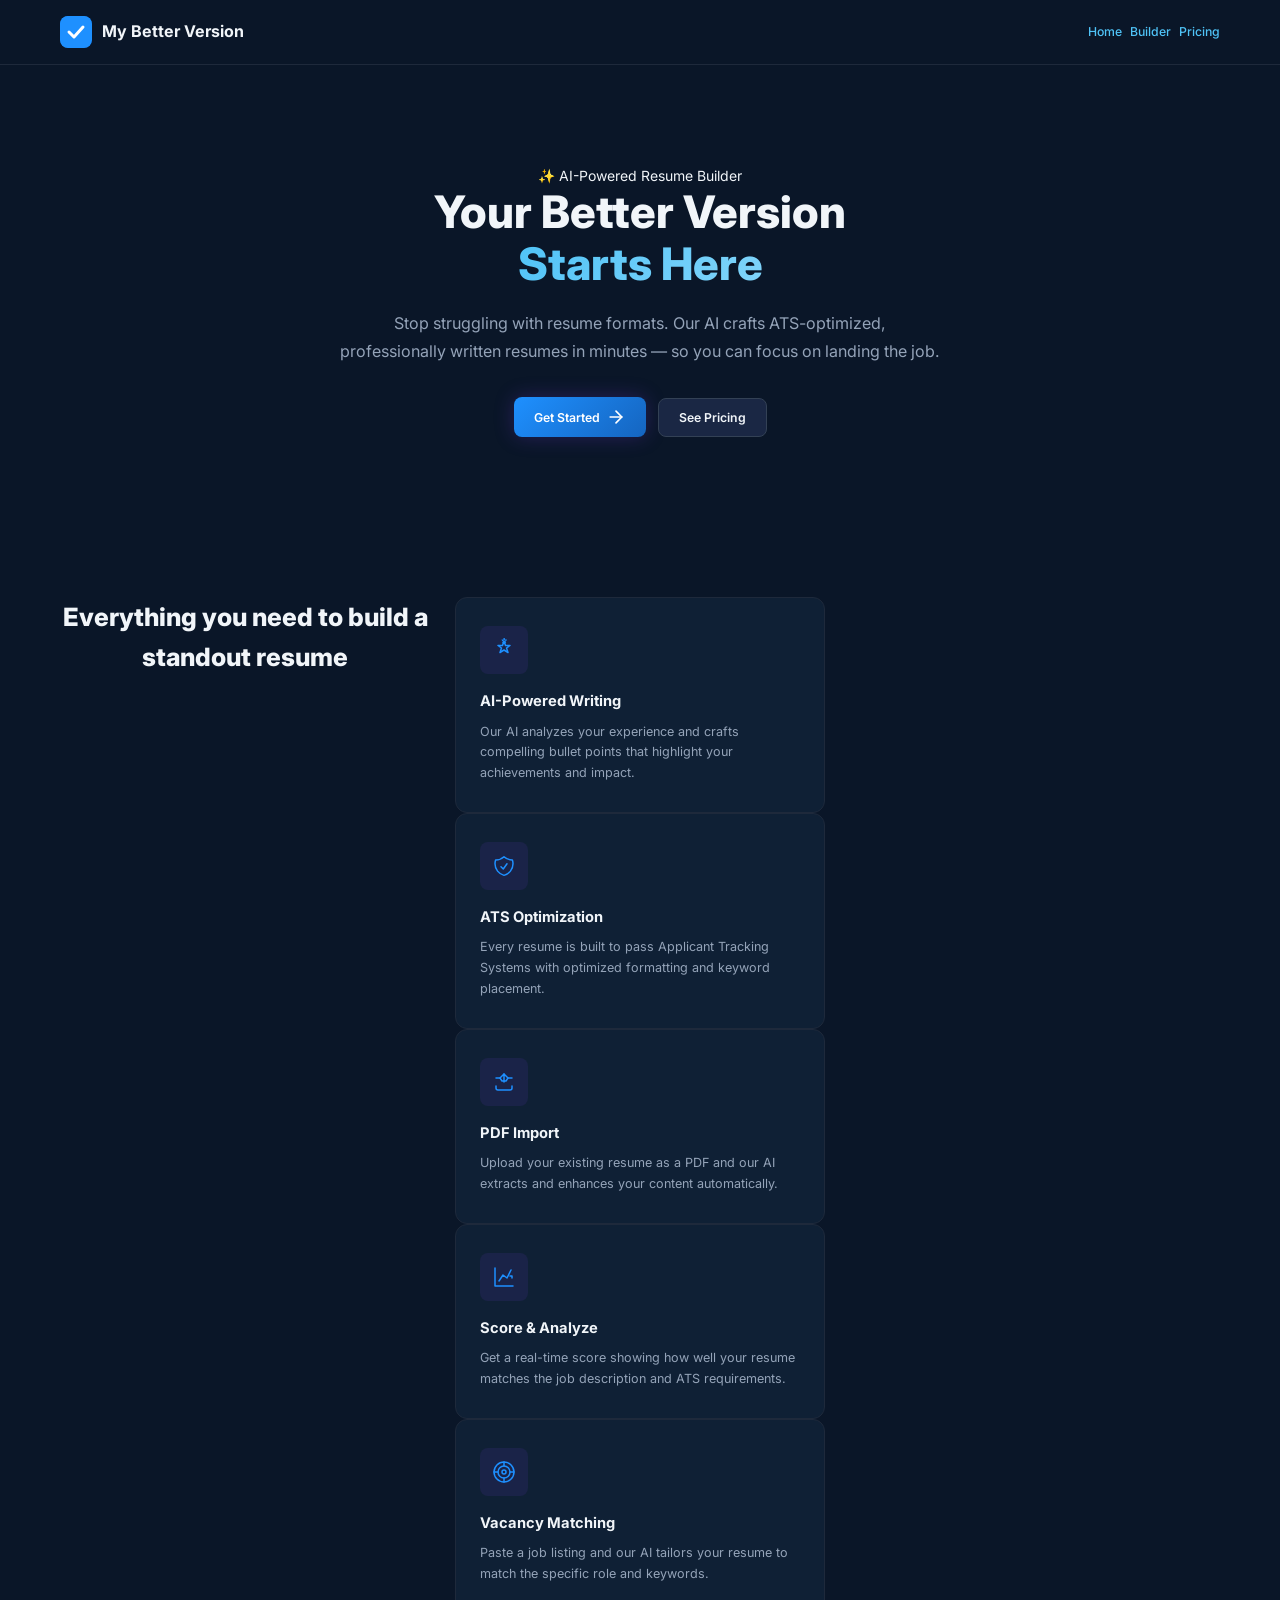
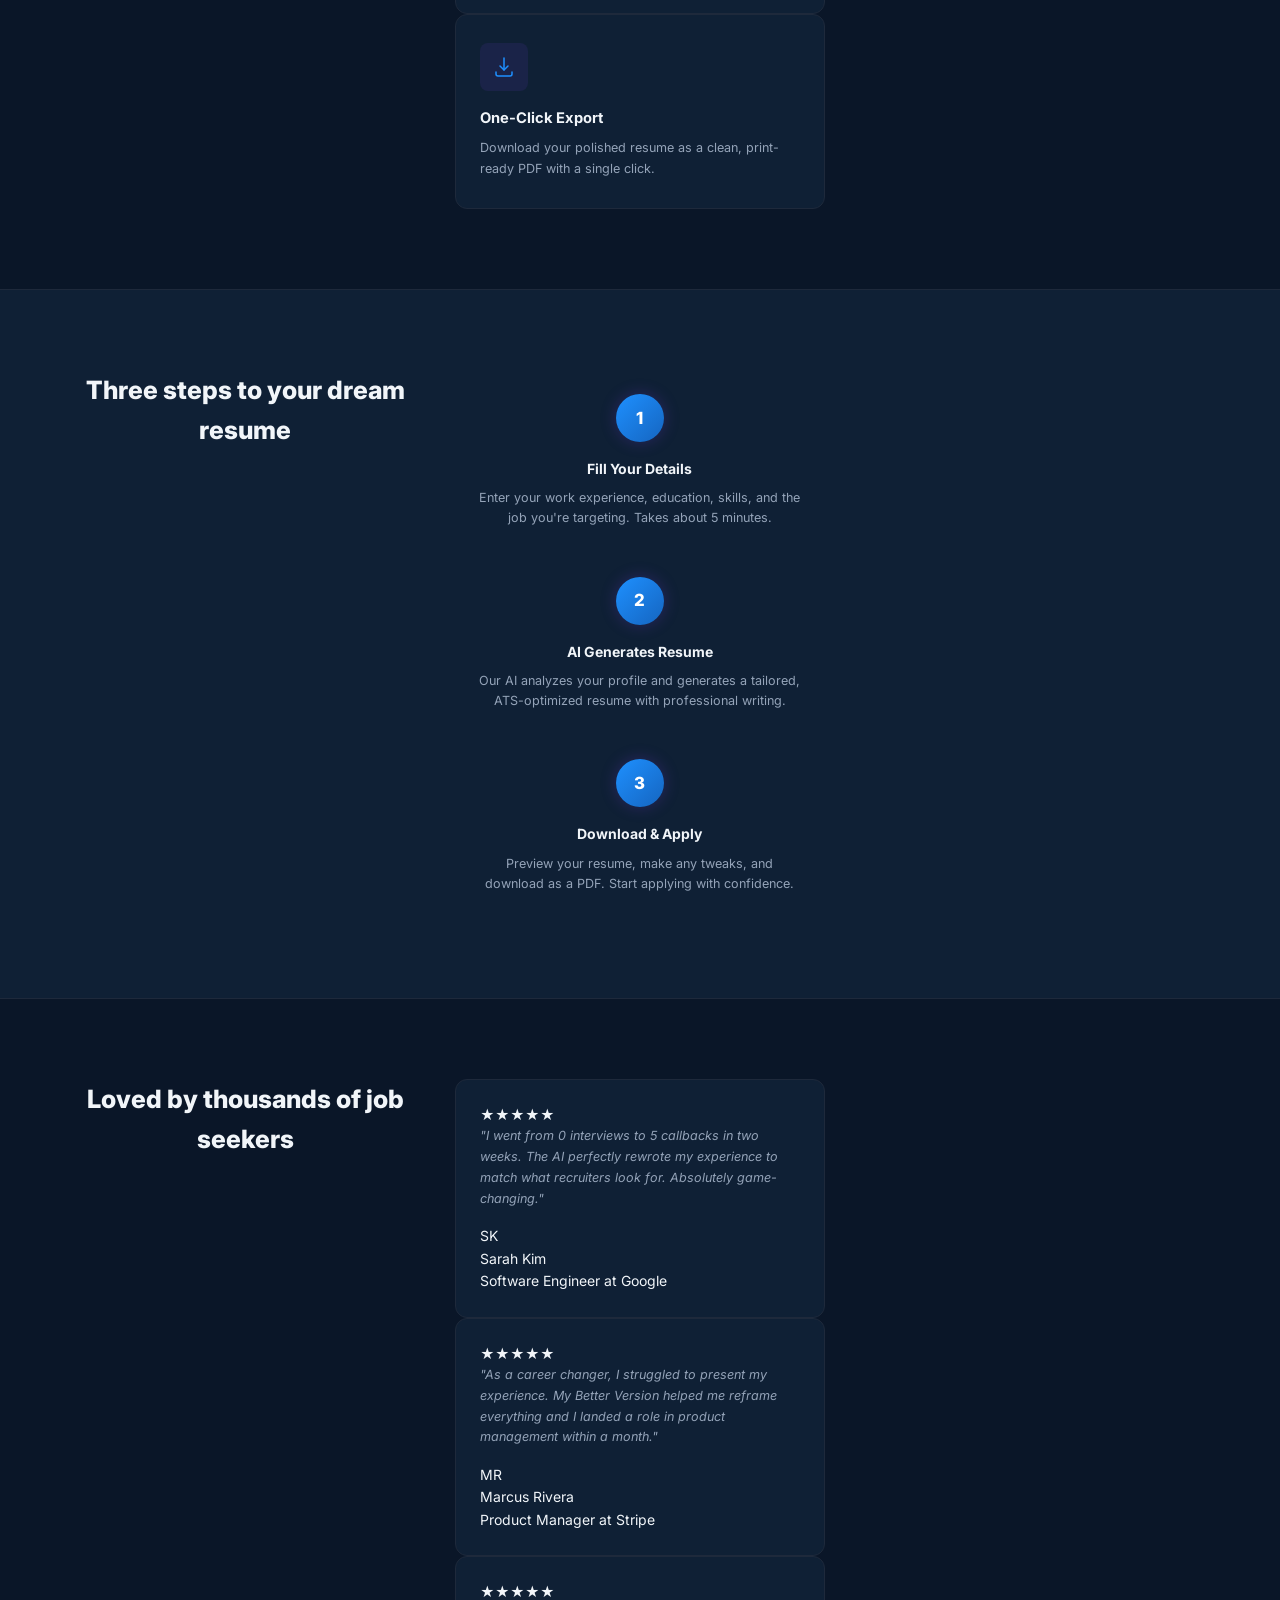
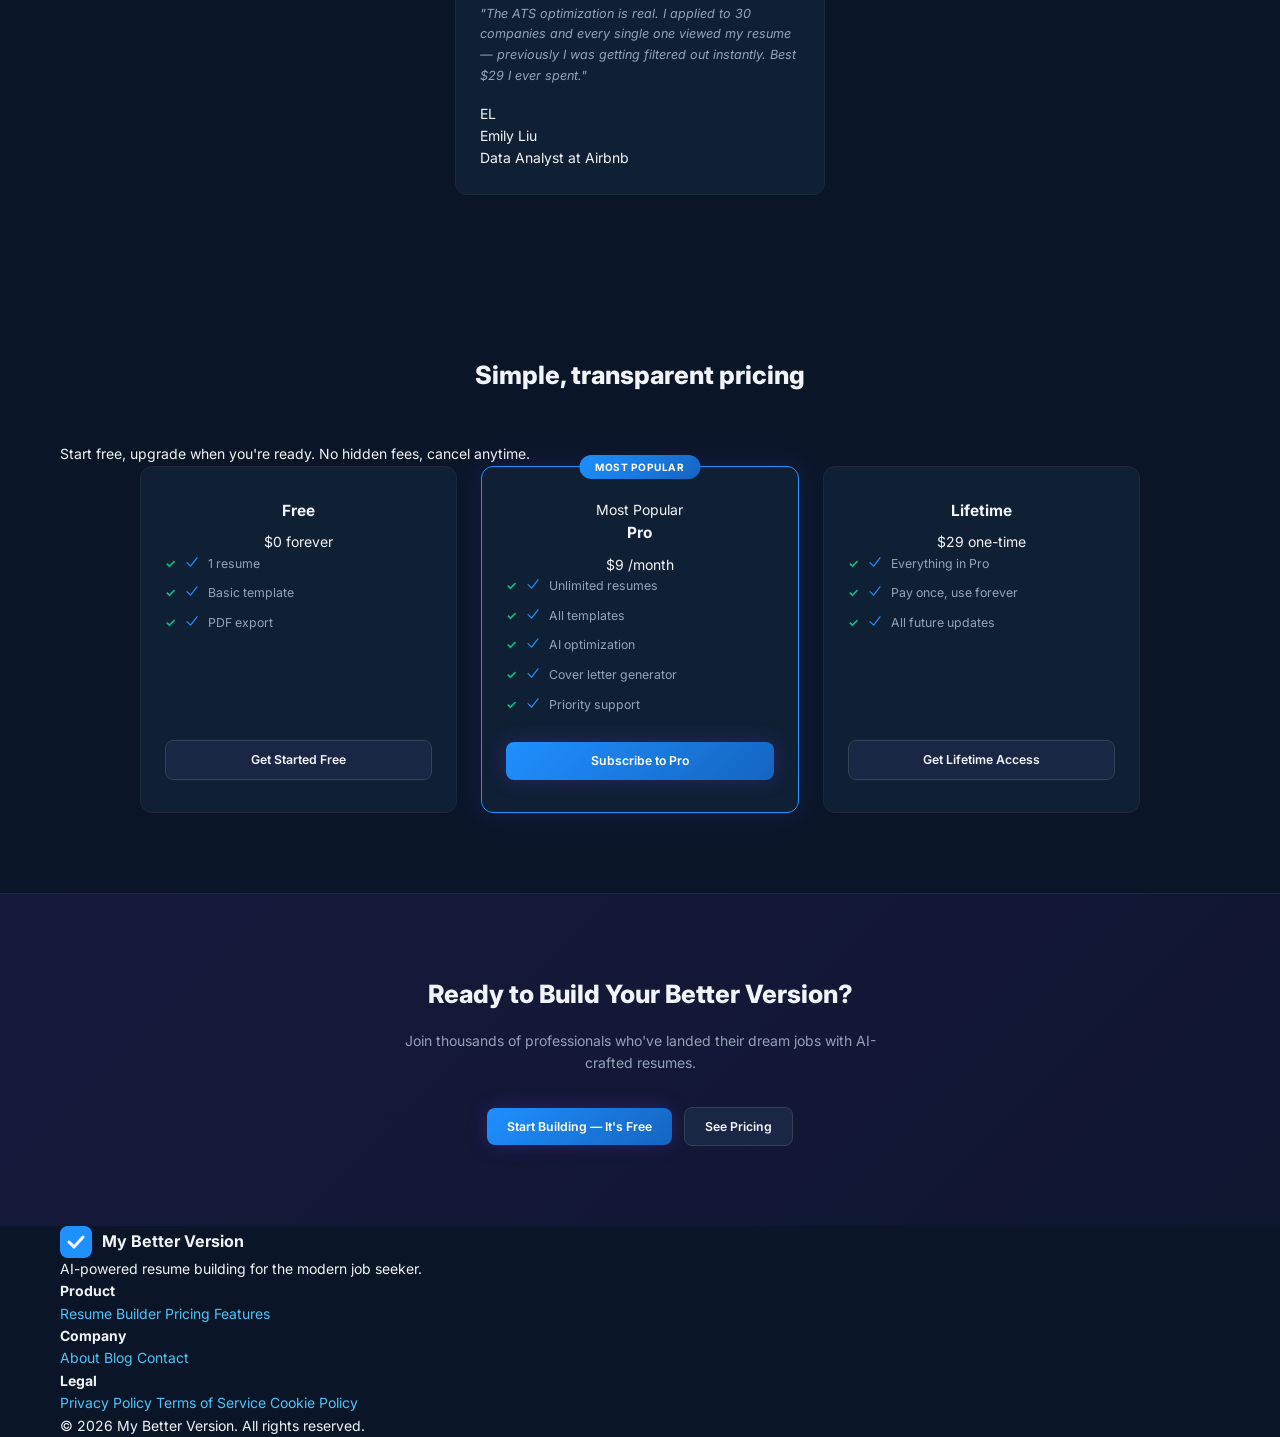
<file: templates/index.html>
<!DOCTYPE html>
<html lang="en">
<head>
    <meta charset="UTF-8">
    <meta name="viewport" content="width=device-width, initial-scale=1.0">
    <title>My Better Version — AI Resume Builder</title>
    <meta name="description" content="Build the perfect resume with AI. ATS-optimized, professionally designed, ready in minutes.">
    <link rel="stylesheet" href="/static/css/style.css">
    <link rel="preconnect" href="https://fonts.googleapis.com">
    <link rel="preconnect" href="https://fonts.gstatic.com" crossorigin>
    <link href="https://fonts.googleapis.com/css2?family=Inter:wght@300;400;500;600;700;800&display=swap" rel="stylesheet">
</head>
<body class="landing-page">

    <!-- Navbar -->
    <nav class="navbar">
        <div class="container nav-container">
            <a href="/" class="nav-logo">
                <svg class="logo-icon" viewBox="0 0 32 32" fill="none" xmlns="http://www.w3.org/2000/svg">
                    <rect width="32" height="32" rx="8" fill="#1E90FF"/>
                    <path d="M9 16L14 21L23 11" stroke="white" stroke-width="3" stroke-linecap="round" stroke-linejoin="round"/>
                </svg>
                <span>My Better Version</span>
            </a>
            <div class="nav-links" id="navLinks">
                <a href="/">Home</a>
                <a href="/builder">Builder</a>
                <a href="/pricing">Pricing</a>
            </div>
            <button class="mobile-menu-btn" id="mobileMenuBtn" aria-label="Toggle menu">
                <span></span>
                <span></span>
                <span></span>
            </button>
        </div>
    </nav>

    <!-- Hero Section -->
    <section class="hero">
        <div class="container">
            <div class="hero-badge">✨ AI-Powered Resume Builder</div>
            <h1 class="hero-title">
                Your Better Version<br>
                <span class="text-gradient">Starts Here</span>
            </h1>
            <p class="hero-subtitle">
                Stop struggling with resume formats. Our AI crafts ATS-optimized, professionally written resumes in minutes — so you can focus on landing the job.
            </p>
            <div class="hero-cta">
                <a href="/builder" class="btn btn-primary">
                    Get Started
                    <svg width="20" height="20" viewBox="0 0 24 24" fill="none" stroke="currentColor" stroke-width="2" stroke-linecap="round" stroke-linejoin="round"><path d="M5 12h14"/><path d="m12 5 7 7-7 7"/></svg>
                </a>
                <a href="/pricing" class="btn btn-secondary">See Pricing</a>
            </div>
        </div>
        <div class="hero-glow"></div>
    </section>

    <!-- Features Section -->
    <section class="features-section" id="features">
        <div class="container">
            <h2 class="section-title">Everything you need to build a <span class="text-gradient">standout resume</span></h2>
            <div class="feature-grid">
                <div class="feature-card">
                    <div class="feature-icon">
                        <svg width="24" height="24" viewBox="0 0 24 24" fill="none" stroke="#1E90FF" stroke-width="1.5" stroke-linecap="round" stroke-linejoin="round">
                            <path d="M12 3l1.5 4.5H18l-3.5 2.5 1.5 4.5L12 12l-4 2.5 1.5-4.5L6 7.5h4.5z"/>
                            <path d="M17 2l1 3h3l-2.5 1.8 1 3L17 8.2 14.5 9.8l1-3L13 5h3z" transform="translate(2,-1) scale(0.6)"/>
                        </svg>
                    </div>
                    <h3 class="feature-title">AI-Powered Writing</h3>
                    <p class="feature-desc">Our AI analyzes your experience and crafts compelling bullet points that highlight your achievements and impact.</p>
                </div>
                <div class="feature-card">
                    <div class="feature-icon">
                        <svg width="24" height="24" viewBox="0 0 24 24" fill="none" stroke="#1E90FF" stroke-width="1.5" stroke-linecap="round" stroke-linejoin="round">
                            <path d="M9 12.75L11.25 15 15 9.75m-3-7.036A11.959 11.959 0 0 1 3.598 6 11.99 11.99 0 0 0 3 9.749c0 5.592 3.824 10.29 9 11.623 5.176-1.332 9-6.03 9-11.622 0-1.31-.21-2.571-.598-3.751h-.152c-3.196 0-6.1-1.248-8.25-3.285Z"/>
                        </svg>
                    </div>
                    <h3 class="feature-title">ATS Optimization</h3>
                    <p class="feature-desc">Every resume is built to pass Applicant Tracking Systems with optimized formatting and keyword placement.</p>
                </div>
                <div class="feature-card">
                    <div class="feature-icon">
                        <svg width="24" height="24" viewBox="0 0 24 24" fill="none" stroke="#1E90FF" stroke-width="1.5" stroke-linecap="round" stroke-linejoin="round">
                            <path d="M4 16v2a2 2 0 0 0 2 2h12a2 2 0 0 0 2-2v-2"/>
                            <path d="M12 12V4"/>
                            <path d="m8 8 4-4 4 4"/>
                            <path d="M4 8h4l2 3h4l2-3h4"/>
                        </svg>
                    </div>
                    <h3 class="feature-title">PDF Import</h3>
                    <p class="feature-desc">Upload your existing resume as a PDF and our AI extracts and enhances your content automatically.</p>
                </div>
                <div class="feature-card">
                    <div class="feature-icon">
                        <svg width="24" height="24" viewBox="0 0 24 24" fill="none" stroke="#1E90FF" stroke-width="1.5" stroke-linecap="round" stroke-linejoin="round">
                            <path d="M3 3v18h18"/>
                            <path d="M7 16l4-6 4 3 4-8"/>
                            <path d="M18 11h2v2"/>
                        </svg>
                    </div>
                    <h3 class="feature-title">Score & Analyze</h3>
                    <p class="feature-desc">Get a real-time score showing how well your resume matches the job description and ATS requirements.</p>
                </div>
                <div class="feature-card">
                    <div class="feature-icon">
                        <svg width="24" height="24" viewBox="0 0 24 24" fill="none" stroke="#1E90FF" stroke-width="1.5" stroke-linecap="round" stroke-linejoin="round">
                            <circle cx="12" cy="12" r="10"/>
                            <circle cx="12" cy="12" r="6"/>
                            <circle cx="12" cy="12" r="2"/>
                            <path d="M12 2v4"/>
                            <path d="M12 18v4"/>
                            <path d="M2 12h4"/>
                            <path d="M18 12h4"/>
                        </svg>
                    </div>
                    <h3 class="feature-title">Vacancy Matching</h3>
                    <p class="feature-desc">Paste a job listing and our AI tailors your resume to match the specific role and keywords.</p>
                </div>
                <div class="feature-card">
                    <div class="feature-icon">
                        <svg width="24" height="24" viewBox="0 0 24 24" fill="none" stroke="#1E90FF" stroke-width="1.5" stroke-linecap="round" stroke-linejoin="round">
                            <path d="M12 3v12"/>
                            <path d="m8 11 4 4 4-4"/>
                            <path d="M4 17v2a2 2 0 0 0 2 2h12a2 2 0 0 0 2-2v-2"/>
                        </svg>
                    </div>
                    <h3 class="feature-title">One-Click Export</h3>
                    <p class="feature-desc">Download your polished resume as a clean, print-ready PDF with a single click.</p>
                </div>
            </div>
        </div>
    </section>

    <!-- How It Works Section -->
    <section class="how-it-works" id="how-it-works">
        <div class="container">
            <h2 class="section-title">Three steps to your <span class="text-gradient">dream resume</span></h2>
            <div class="step-grid">
                <div class="step-card">
                    <div class="step-number">1</div>
                    <h3 class="step-title">Fill Your Details</h3>
                    <p class="step-desc">Enter your work experience, education, skills, and the job you're targeting. Takes about 5 minutes.</p>
                </div>
                <div class="step-card">
                    <div class="step-number">2</div>
                    <h3 class="step-title">AI Generates Resume</h3>
                    <p class="step-desc">Our AI analyzes your profile and generates a tailored, ATS-optimized resume with professional writing.</p>
                </div>
                <div class="step-card">
                    <div class="step-number">3</div>
                    <h3 class="step-title">Download & Apply</h3>
                    <p class="step-desc">Preview your resume, make any tweaks, and download as a PDF. Start applying with confidence.</p>
                </div>
            </div>
        </div>
    </section>

    <!-- Testimonials Section -->
    <section class="testimonials" id="testimonials">
        <div class="container">
            <h2 class="section-title">Loved by thousands <span class="text-gradient">of job seekers</span></h2>
            <div class="testimonial-grid">
                <div class="testimonial-card">
                    <div class="testimonial-stars">★★★★★</div>
                    <p class="testimonial-text">"I went from 0 interviews to 5 callbacks in two weeks. The AI perfectly rewrote my experience to match what recruiters look for. Absolutely game-changing."</p>
                    <div class="testimonial-author">
                        <div class="testimonial-avatar">SK</div>
                        <div>
                            <div class="testimonial-name">Sarah Kim</div>
                            <div class="testimonial-role">Software Engineer at Google</div>
                        </div>
                    </div>
                </div>
                <div class="testimonial-card">
                    <div class="testimonial-stars">★★★★★</div>
                    <p class="testimonial-text">"As a career changer, I struggled to present my experience. My Better Version helped me reframe everything and I landed a role in product management within a month."</p>
                    <div class="testimonial-author">
                        <div class="testimonial-avatar">MR</div>
                        <div>
                            <div class="testimonial-name">Marcus Rivera</div>
                            <div class="testimonial-role">Product Manager at Stripe</div>
                        </div>
                    </div>
                </div>
                <div class="testimonial-card">
                    <div class="testimonial-stars">★★★★★</div>
                    <p class="testimonial-text">"The ATS optimization is real. I applied to 30 companies and every single one viewed my resume — previously I was getting filtered out instantly. Best $29 I ever spent."</p>
                    <div class="testimonial-author">
                        <div class="testimonial-avatar">EL</div>
                        <div>
                            <div class="testimonial-name">Emily Liu</div>
                            <div class="testimonial-role">Data Analyst at Airbnb</div>
                        </div>
                    </div>
                </div>
            </div>
        </div>
    </section>

    <!-- Pricing Section -->
    <section class="pricing-section" id="pricing">
        <div class="container">
            <h2 class="section-title">Simple, transparent <span class="text-gradient">pricing</span></h2>
            <p class="section-subtitle">Start free, upgrade when you're ready. No hidden fees, cancel anytime.</p>
            <div class="pricing-grid">
                <div class="pricing-card">
                    <h3 class="pricing-name">Free</h3>
                    <div class="pricing-price">
                        <span class="price-amount">$0</span>
                        <span class="price-period">forever</span>
                    </div>
                    <ul class="pricing-features">
                        <li><svg width="16" height="16" viewBox="0 0 20 20" fill="#1E90FF"><path fill-rule="evenodd" d="M16.704 4.153a.75.75 0 0 1 .143 1.052l-8 10.5a.75.75 0 0 1-1.127.075l-4.5-4.5a.75.75 0 0 1 1.06-1.06l3.894 3.893 7.48-9.817a.75.75 0 0 1 1.05-.143Z" clip-rule="evenodd"/></svg> 1 resume</li>
                        <li><svg width="16" height="16" viewBox="0 0 20 20" fill="#1E90FF"><path fill-rule="evenodd" d="M16.704 4.153a.75.75 0 0 1 .143 1.052l-8 10.5a.75.75 0 0 1-1.127.075l-4.5-4.5a.75.75 0 0 1 1.06-1.06l3.894 3.893 7.48-9.817a.75.75 0 0 1 1.05-.143Z" clip-rule="evenodd"/></svg> Basic template</li>
                        <li><svg width="16" height="16" viewBox="0 0 20 20" fill="#1E90FF"><path fill-rule="evenodd" d="M16.704 4.153a.75.75 0 0 1 .143 1.052l-8 10.5a.75.75 0 0 1-1.127.075l-4.5-4.5a.75.75 0 0 1 1.06-1.06l3.894 3.893 7.48-9.817a.75.75 0 0 1 1.05-.143Z" clip-rule="evenodd"/></svg> PDF export</li>
                    </ul>
                    <a href="/builder" class="btn btn-secondary pricing-cta">Get Started Free</a>
                </div>
                <div class="pricing-card popular">
                    <div class="pricing-badge">Most Popular</div>
                    <h3 class="pricing-name">Pro</h3>
                    <div class="pricing-price">
                        <span class="price-amount">$9</span>
                        <span class="price-period">/month</span>
                    </div>
                    <ul class="pricing-features">
                        <li><svg width="16" height="16" viewBox="0 0 20 20" fill="#1E90FF"><path fill-rule="evenodd" d="M16.704 4.153a.75.75 0 0 1 .143 1.052l-8 10.5a.75.75 0 0 1-1.127.075l-4.5-4.5a.75.75 0 0 1 1.06-1.06l3.894 3.893 7.48-9.817a.75.75 0 0 1 1.05-.143Z" clip-rule="evenodd"/></svg> Unlimited resumes</li>
                        <li><svg width="16" height="16" viewBox="0 0 20 20" fill="#1E90FF"><path fill-rule="evenodd" d="M16.704 4.153a.75.75 0 0 1 .143 1.052l-8 10.5a.75.75 0 0 1-1.127.075l-4.5-4.5a.75.75 0 0 1 1.06-1.06l3.894 3.893 7.48-9.817a.75.75 0 0 1 1.05-.143Z" clip-rule="evenodd"/></svg> All templates</li>
                        <li><svg width="16" height="16" viewBox="0 0 20 20" fill="#1E90FF"><path fill-rule="evenodd" d="M16.704 4.153a.75.75 0 0 1 .143 1.052l-8 10.5a.75.75 0 0 1-1.127.075l-4.5-4.5a.75.75 0 0 1 1.06-1.06l3.894 3.893 7.48-9.817a.75.75 0 0 1 1.05-.143Z" clip-rule="evenodd"/></svg> AI optimization</li>
                        <li><svg width="16" height="16" viewBox="0 0 20 20" fill="#1E90FF"><path fill-rule="evenodd" d="M16.704 4.153a.75.75 0 0 1 .143 1.052l-8 10.5a.75.75 0 0 1-1.127.075l-4.5-4.5a.75.75 0 0 1 1.06-1.06l3.894 3.893 7.48-9.817a.75.75 0 0 1 1.05-.143Z" clip-rule="evenodd"/></svg> Cover letter generator</li>
                        <li><svg width="16" height="16" viewBox="0 0 20 20" fill="#1E90FF"><path fill-rule="evenodd" d="M16.704 4.153a.75.75 0 0 1 .143 1.052l-8 10.5a.75.75 0 0 1-1.127.075l-4.5-4.5a.75.75 0 0 1 1.06-1.06l3.894 3.893 7.48-9.817a.75.75 0 0 1 1.05-.143Z" clip-rule="evenodd"/></svg> Priority support</li>
                    </ul>
                    <a href="/pricing" class="btn btn-primary pricing-cta">Subscribe to Pro</a>
                </div>
                <div class="pricing-card">
                    <h3 class="pricing-name">Lifetime</h3>
                    <div class="pricing-price">
                        <span class="price-amount">$29</span>
                        <span class="price-period">one-time</span>
                    </div>
                    <ul class="pricing-features">
                        <li><svg width="16" height="16" viewBox="0 0 20 20" fill="#1E90FF"><path fill-rule="evenodd" d="M16.704 4.153a.75.75 0 0 1 .143 1.052l-8 10.5a.75.75 0 0 1-1.127.075l-4.5-4.5a.75.75 0 0 1 1.06-1.06l3.894 3.893 7.48-9.817a.75.75 0 0 1 1.05-.143Z" clip-rule="evenodd"/></svg> Everything in Pro</li>
                        <li><svg width="16" height="16" viewBox="0 0 20 20" fill="#1E90FF"><path fill-rule="evenodd" d="M16.704 4.153a.75.75 0 0 1 .143 1.052l-8 10.5a.75.75 0 0 1-1.127.075l-4.5-4.5a.75.75 0 0 1 1.06-1.06l3.894 3.893 7.48-9.817a.75.75 0 0 1 1.05-.143Z" clip-rule="evenodd"/></svg> Pay once, use forever</li>
                        <li><svg width="16" height="16" viewBox="0 0 20 20" fill="#1E90FF"><path fill-rule="evenodd" d="M16.704 4.153a.75.75 0 0 1 .143 1.052l-8 10.5a.75.75 0 0 1-1.127.075l-4.5-4.5a.75.75 0 0 1 1.06-1.06l3.894 3.893 7.48-9.817a.75.75 0 0 1 1.05-.143Z" clip-rule="evenodd"/></svg> All future updates</li>
                    </ul>
                    <a href="/pricing" class="btn btn-secondary pricing-cta">Get Lifetime Access</a>
                </div>
            </div>
        </div>
    </section>

    <!-- CTA Section -->
    <section class="cta-section">
        <div class="container">
            <h2>Ready to Build Your Better Version?</h2>
            <p>Join thousands of professionals who've landed their dream jobs with AI-crafted resumes.</p>
            <div class="hero-cta">
                <a href="/builder" class="btn btn-primary">Start Building — It's Free</a>
                <a href="/pricing" class="btn btn-secondary">See Pricing</a>
            </div>
        </div>
    </section>

    <!-- Footer -->
    <footer class="footer">
        <div class="container footer-container">
            <div class="footer-brand">
                <a href="/" class="nav-logo">
                    <svg class="logo-icon" viewBox="0 0 32 32" fill="none">
                        <rect width="32" height="32" rx="8" fill="#1E90FF"/>
                        <path d="M9 16L14 21L23 11" stroke="white" stroke-width="3" stroke-linecap="round" stroke-linejoin="round"/>
                    </svg>
                    <span>My Better Version</span>
                </a>
                <p class="footer-tagline">AI-powered resume building for the modern job seeker.</p>
            </div>
            <div class="footer-links">
                <div class="footer-column">
                    <h4>Product</h4>
                    <a href="/builder">Resume Builder</a>
                    <a href="/pricing">Pricing</a>
                    <a href="/#features">Features</a>
                </div>
                <div class="footer-column">
                    <h4>Company</h4>
                    <a href="#">About</a>
                    <a href="#">Blog</a>
                    <a href="#">Contact</a>
                </div>
                <div class="footer-column">
                    <h4>Legal</h4>
                    <a href="#">Privacy Policy</a>
                    <a href="#">Terms of Service</a>
                    <a href="#">Cookie Policy</a>
                </div>
            </div>
        </div>
        <div class="footer-bottom">
            <div class="container">
                <p>&copy; 2026 My Better Version. All rights reserved.</p>
            </div>
        </div>
    </footer>

    <script src="/static/js/app.js"></script>
</body>
</html>
</file>
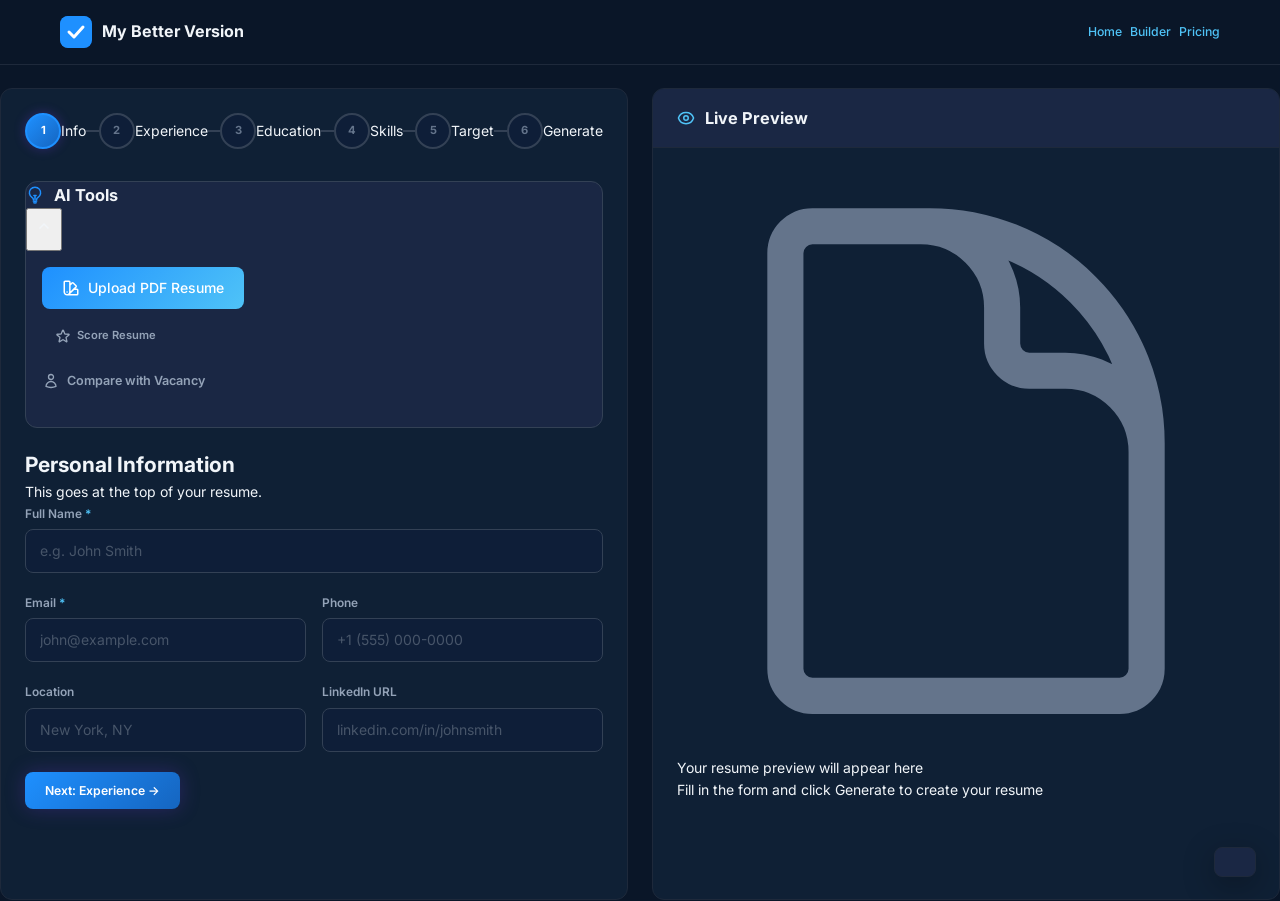
<file: templates/builder.html>
<!DOCTYPE html>
<html lang="en">
<head>
    <meta charset="UTF-8">
    <meta name="viewport" content="width=device-width, initial-scale=1.0">
    <title>Resume Builder — My Better Version</title>
    <meta name="description" content="Build your AI-powered resume. Step-by-step builder with live preview and ATS optimization.">
    <link rel="stylesheet" href="/static/css/style.css">
    <link rel="preconnect" href="https://fonts.googleapis.com">
    <link rel="preconnect" href="https://fonts.gstatic.com" crossorigin>
    <link href="https://fonts.googleapis.com/css2?family=Inter:wght@300;400;500;600;700;800&display=swap" rel="stylesheet">
</head>
<body class="builder-page">

    <!-- Navbar -->
    <nav class="navbar">
        <div class="container nav-container">
            <a href="/" class="nav-logo">
                <svg class="logo-icon" viewBox="0 0 32 32" fill="none"><rect width="32" height="32" rx="8" fill="#1E90FF"/><path d="M9 16L14 21L23 11" stroke="white" stroke-width="3" stroke-linecap="round" stroke-linejoin="round"/></svg>
                <span>My Better Version</span>
            </a>
            <div class="nav-links" id="navLinks">
                <a href="/">Home</a>
                <a href="/builder">Builder</a>
                <a href="/pricing">Pricing</a>
            </div>
            <button class="mobile-menu-btn" id="mobileMenuBtn" aria-label="Toggle menu">
                <span></span><span></span><span></span>
            </button>
        </div>
    </nav>

    <!-- Builder Layout -->
    <div class="builder-layout">

        <!-- Left Panel: Form -->
        <div class="builder-form-panel">

            <!-- Step Indicator -->
            <div class="step-indicator">
                <div class="step-ind-item active" data-step="1">
                    <div class="step-ind-circle">1</div>
                    <span>Info</span>
                </div>
                <div class="step-ind-line"></div>
                <div class="step-ind-item" data-step="2">
                    <div class="step-ind-circle">2</div>
                    <span>Experience</span>
                </div>
                <div class="step-ind-line"></div>
                <div class="step-ind-item" data-step="3">
                    <div class="step-ind-circle">3</div>
                    <span>Education</span>
                </div>
                <div class="step-ind-line"></div>
                <div class="step-ind-item" data-step="4">
                    <div class="step-ind-circle">4</div>
                    <span>Skills</span>
                </div>
                <div class="step-ind-line"></div>
                <div class="step-ind-item" data-step="5">
                    <div class="step-ind-circle">5</div>
                    <span>Target</span>
                </div>
                <div class="step-ind-line"></div>
                <div class="step-ind-item" data-step="6">
                    <div class="step-ind-circle">6</div>
                    <span>Generate</span>
                </div>
            </div>

            <!-- AI Tools Panel -->
            <div class="ai-tools-panel">
                <div class="ai-tools-header">
                    <h3>
                        <svg width="18" height="18" viewBox="0 0 24 24" fill="none" stroke="#1E90FF" stroke-width="2" stroke-linecap="round" stroke-linejoin="round" style="display:inline;vertical-align:-3px;margin-right:6px"><path d="M12 18v-5.25m0 0a6.01 6.01 0 0 0 1.5-.189m-1.5.189a6.01 6.01 0 0 1-1.5-.189m3.75 7.478a12.06 12.06 0 0 1-4.5 0m3.75 2.383a14.406 14.406 0 0 1-3 0M14.25 18v-.192c0-.983.658-1.823 1.508-2.316a7.5 7.5 0 1 0-7.517 0c.85.493 1.509 1.333 1.509 2.316V18"/></svg>
                        AI Tools
                    </h3>
                    <button class="btn-icon" id="aiToolsToggle" onclick="toggleAiTools()">
                        <svg viewBox="0 0 24 24" fill="none" stroke="currentColor" stroke-width="2" stroke-linecap="round"><path d="m18 15-6-6-6 6"/></svg>
                    </button>
                </div>
                <div class="ai-tools-body" id="aiToolsBody">
                    <!-- PDF Upload -->
                    <div class="ai-tool-section">
                        <div class="pdf-upload-area">
                            <input type="file" id="pdfFileInput" accept=".pdf" hidden>
                            <button class="pdf-upload-btn" id="pdfUploadBtn">
                                <svg width="18" height="18" viewBox="0 0 24 24" fill="none" stroke="currentColor" stroke-width="2" stroke-linecap="round" stroke-linejoin="round"><path d="M4.098 19.902a3.75 3.75 0 0 0 5.304 0l6.401-6.402M6.75 21A3.75 3.75 0 0 1 3 17.25V4.125C3 3.504 3.504 3 4.125 3h5.25c.621 0 1.125.504 1.125 1.125v4.072M6.75 21a3.75 3.75 0 0 0 3.75-3.75V8.197M6.75 21h13.125c.621 0 1.125-.504 1.125-1.125v-5.25c0-.621-.504-1.125-1.125-1.125h-4.072M10.5 8.197l2.88-2.88c.438-.439 1.15-.439 1.59 0l3.712 3.713c.44.44.44 1.152 0 1.59l-2.879 2.88M6.75 17.25h.008v.008H6.75v-.008Z"/></svg>
                                Upload PDF Resume
                            </button>
                            <div class="pdf-upload-spinner" id="pdfSpinner" style="display:none">
                                <div class="spinner" style="width:20px;height:20px;border-width:2px;margin:0"></div>
                                <span>Parsing...</span>
                            </div>
                        </div>
                    </div>

                    <!-- Score Resume -->
                    <div class="ai-tool-section">
                        <button class="btn btn-ghost btn-sm score-btn" id="scoreResumeBtn" onclick="scoreResume()">
                            <svg width="16" height="16" viewBox="0 0 24 24" fill="none" stroke="currentColor" stroke-width="2" stroke-linecap="round" stroke-linejoin="round"><path d="M11.48 3.499a.562.562 0 0 1 1.04 0l2.125 5.111a.563.563 0 0 0 .475.345l5.518.442c.499.04.701.663.321.988l-4.204 3.602a.563.563 0 0 0-.182.557l1.285 5.385a.562.562 0 0 1-.84.61l-4.725-2.885a.562.562 0 0 0-.586 0L6.982 20.54a.562.562 0 0 1-.84-.61l1.285-5.386a.562.562 0 0 0-.182-.557l-4.204-3.602a.562.562 0 0 1 .321-.988l5.518-.442a.563.563 0 0 0 .475-.345L11.48 3.5Z"/></svg>
                            Score Resume
                        </button>
                        <div class="score-btn-spinner" id="scoreSpinner" style="display:none">
                            <div class="spinner" style="width:20px;height:20px;border-width:2px;margin:0"></div>
                            <span>Scoring...</span>
                        </div>
                    </div>

                    <!-- Score Panel -->
                    <div class="score-panel" id="scorePanel" style="display:none">
                        <div class="score-panel-header">
                            <h4>Resume Score</h4>
                            <div class="score-progress-tracker" id="scoreProgress" style="display:none">
                                <span class="score-before" id="scoreBefore">--</span>
                                <span class="score-arrow">→</span>
                                <span class="score-after score-green" id="scoreAfter">--</span>
                            </div>
                        </div>
                        <div class="score-circle-wrapper">
                            <div class="score-circle" id="scoreCircle">
                                <svg class="score-ring" viewBox="0 0 120 120">
                                    <circle cx="60" cy="60" r="50" fill="none" stroke="#1E293B" stroke-width="8"/>
                                    <circle class="score-ring-progress" id="scoreRingProgress" cx="60" cy="60" r="50" fill="none" stroke="#10B981" stroke-width="8" stroke-linecap="round" stroke-dasharray="314.16" stroke-dashoffset="314.16" transform="rotate(-90 60 60)"/>
                                </svg>
                                <div class="score-number" id="scoreNumber">0</div>
                            </div>
                        </div>
                        <div class="score-bars" id="scoreBars"></div>
                        <div class="quick-wins" id="quickWinsList"></div>
                        <button class="btn btn-primary btn-block apply-improvements-btn" id="applyImprovementsBtn" onclick="applyAiImprovements()" style="margin-top:12px">
                            <svg width="16" height="16" viewBox="0 0 24 24" fill="none" stroke="currentColor" stroke-width="2" stroke-linecap="round" stroke-linejoin="round"><path d="M13 2L3 14h9l-1 8 10-12h-9l1-8z"/></svg>
                            Apply AI Improvements
                        </button>
                        <div class="apply-improvements-spinner" id="applyImprovementsSpinner" style="display:none;margin-top:8px">
                            <div class="spinner" style="width:18px;height:18px;border-width:2px;margin:0"></div>
                            <span>AI is optimizing your resume...</span>
                        </div>
                        <div class="score-details" id="scoreDetails" style="display:none">
                            <h4 id="scoreDetailsTitle">Details</h4>
                            <ul id="scoreDetailsList"></ul>
                        </div>
                    </div>

                    <!-- Vacancy Toggle -->
                    <div class="ai-tool-section">
                        <button class="btn btn-ghost btn-sm vacancy-toggle" id="vacancyToggle" onclick="toggleVacancyPanel()">
                            <svg width="16" height="16" viewBox="0 0 24 24" fill="none" stroke="currentColor" stroke-width="2" stroke-linecap="round" stroke-linejoin="round"><path d="M15.75 6a3.75 3.75 0 1 1-7.5 0 3.75 3.75 0 0 1 7.5 0Z"/><path d="M4.501 20.118a7.5 7.5 0 0 1 14.998 0A17.933 17.933 0 0 1 12 21.75c-2.676 0-5.216-.584-7.499-1.632Z"/></svg>
                            Compare with Vacancy
                        </button>
                    </div>

                    <!-- Vacancy Panel -->
                    <div class="vacancy-panel" id="vacancyPanel" style="display:none">
                        <div class="form-group">
                            <textarea id="vacancyText" placeholder="Paste the job description here..." rows="5"></textarea>
                        </div>
                        <button class="btn btn-ghost btn-sm" id="compareBtn" onclick="compareVacancy()">
                            <svg width="16" height="16" viewBox="0 0 24 24" fill="none" stroke="currentColor" stroke-width="2" stroke-linecap="round" stroke-linejoin="round"><path d="M16.036 8.038a7.5 7.5 0 0 1 0 7.924M18.364 5.64a12 12 0 0 1 0 12.72M8.964 15.962a7.5 7.5 0 0 1 0-7.924M6.636 18.36a12 12 0 0 1 0-12.72"/></svg>
                            Compare
                        </button>
                        <div class="compare-spinner" id="compareSpinner" style="display:none">
                            <div class="spinner" style="width:20px;height:20px;border-width:2px;margin:0"></div>
                            <span>Analyzing...</span>
                        </div>
                        <div class="match-result" id="matchResult" style="display:none">
                            <div class="match-score-row">
                                <div class="match-score-circle" id="matchScoreCircle">
                                    <svg class="match-ring-svg" viewBox="0 0 120 120">
                                        <circle class="track" cx="60" cy="60" r="54" />
                                        <circle class="fill" id="matchRingProgress" cx="60" cy="60" r="54"
                                            stroke-dasharray="339.29" stroke-dashoffset="339.29" />
                                    </svg>
                                    <span class="match-ats-value" id="matchScoreNumber">0</span>
                                </div>
                                <div class="match-ats">
                                    <span class="match-ats-label">ATS Match</span>
                                    <span class="match-ats-value" id="matchAtsValue">0%</span>
                                </div>
                            </div>
                            <div class="match-section">
                                <h4>Keywords</h4>
                                <div class="keyword-group">
                                    <span class="keyword-group-label matching">Matching</span>
                                    <div class="keyword-tags" id="keywordsMatching"></div>
                                </div>
                                <div class="keyword-group">
                                    <span class="keyword-group-label missing">Missing</span>
                                    <div class="keyword-tags" id="keywordsMissing"></div>
                                </div>
                                <div class="keyword-group">
                                    <span class="keyword-group-label optional">Optional</span>
                                    <div class="keyword-tags" id="keywordsOptional"></div>
                                </div>
                            </div>
                            <div class="match-section">
                                <h4>Skills</h4>
                                <div class="keyword-group">
                                    <span class="keyword-group-label matching">Matched</span>
                                    <div class="keyword-tags" id="skillsMatched"></div>
                                </div>
                                <div class="keyword-group">
                                    <span class="keyword-group-label missing">Missing</span>
                                    <div class="keyword-tags" id="skillsMissing"></div>
                                </div>
                                <div class="keyword-group">
                                    <span class="keyword-group-label optional">Transferable</span>
                                    <div class="keyword-tags" id="skillsTransferable"></div>
                                </div>
                            </div>
                            <div class="match-section">
                                <h4>Suggested Improvements</h4>
                                <ul class="improvement-list" id="improvementList"></ul>
                            </div>
                        </div>

                        <button class="btn btn-primary btn-sm btn-block walkthrough-btn" id="walkthroughBtn" onclick="generateWalkthrough()" style="margin-top:8px">
                            <svg width="16" height="16" viewBox="0 0 24 24" fill="none" stroke="currentColor" stroke-width="2" stroke-linecap="round" stroke-linejoin="round"><path d="M15.59 14.37a6 6 0 0 1-5.84 7.38v-4.8m5.84-2.58a14.98 14.98 0 0 0 6.16-12.12A14.98 14.98 0 0 0 9.631 8.41m5.96 5.96a14.926 14.926 0 0 1-5.841 2.58m-.119-8.54a6 6 0 0 0-7.381 5.84h4.8m2.581-5.84a14.927 14.927 0 0 0-2.58 5.84m2.699 2.7c-.103.021-.207.041-.311.06a15.09 15.09 0 0 1-2.448-2.448 14.9 14.9 0 0 1 .06-.312m-2.24 2.39a4.493 4.493 0 0 0-1.757 4.306 4.493 4.493 0 0 0 4.306-1.758M16.5 9a1.5 1.5 0 1 1-3 0 1.5 1.5 0 0 1 3 0Z"/></svg>
                            Generate Walkthrough
                        </button>
                        <button class="btn btn-primary btn-block optimize-vacancy-btn" id="optimizeVacancyBtn" onclick="optimizeForVacancy()" style="margin-top:8px;display:none">
                            <svg width="16" height="16" viewBox="0 0 24 24" fill="none" stroke="currentColor" stroke-width="2" stroke-linecap="round" stroke-linejoin="round"><path d="M13 2L3 14h9l-1 8 10-12h-9l1-8z"/></svg>
                            Optimize Resume for This Job
                        </button>
                        <div class="walkthrough-spinner" id="walkthroughSpinner" style="display:none">
                            <div class="spinner" style="width:20px;height:20px;border-width:2px;margin:0"></div>
                            <span>Generating walkthrough...</span>
                        </div>
                        <div class="walkthrough-result" id="walkthroughResult" style="display:none">
                            <div class="walkthrough-score-flow">
                                <div class="ws-current">
                                    <div class="ws-score-label">Current Score</div>
                                    <div class="ws-score-value" id="wsCurrentScore">0</div>
                                </div>
                                <div class="ws-arrow">→</div>
                                <div class="ws-projected">
                                    <div class="ws-score-label">Projected Score</div>
                                    <div class="ws-score-value" id="wsProjectedScore">0</div>
                                </div>
                            </div>
                            <div class="walkthrough-steps" id="walkthroughSteps"></div>
                            <div class="walkthrough-extra" id="walkthroughExtra" style="display:none">
                                <div class="wt-section">
                                    <h4>🔑 Key Phrases to Include</h4>
                                    <div class="keyword-tags" id="keyPhrases"></div>
                                </div>
                                <div class="wt-section">
                                    <h4>⚡ Power Words</h4>
                                    <div class="keyword-tags" id="powerWords"></div>
                                </div>
                            </div>
                        </div>
                    </div>
                </div>
            </div>

            <!-- Step 1: Personal Info -->
            <div class="form-step active" id="step-1" data-step="1">
                <div class="form-step-header">
                    <h2>Personal Information</h2>
                    <p>This goes at the top of your resume.</p>
                </div>
                <div class="form-group">
                    <label for="fullName">Full Name <span class="accent">*</span></label>
                    <input type="text" id="fullName" placeholder="e.g. John Smith">
                </div>
                <div class="form-row">
                    <div class="form-group">
                        <label for="email">Email <span class="accent">*</span></label>
                        <input type="email" id="email" placeholder="john@example.com">
                    </div>
                    <div class="form-group">
                        <label for="phone">Phone</label>
                        <input type="tel" id="phone" placeholder="+1 (555) 000-0000">
                    </div>
                </div>
                <div class="form-row">
                    <div class="form-group">
                        <label for="location">Location</label>
                        <input type="text" id="location" placeholder="New York, NY">
                    </div>
                    <div class="form-group">
                        <label for="linkedin">LinkedIn URL</label>
                        <input type="url" id="linkedin" placeholder="linkedin.com/in/johnsmith">
                    </div>
                </div>
                <div class="form-actions">
                    <div></div>
                    <button class="btn btn-primary" onclick="nextStep()">Next: Experience →</button>
                </div>
            </div>

            <!-- Step 2: Experience -->
            <div class="form-step" id="step-2" data-step="2">
                <div class="form-step-header">
                    <h2>Work Experience</h2>
                    <p>Add relevant positions with measurable achievements.</p>
                </div>
                <div id="experienceEntries">
                    <div class="entry-card">
                        <div class="entry-header">
                            <span class="entry-title">Position 1</span>
                            <button class="btn-icon btn-remove-entry" onclick="removeEntry(this)">
                                <svg viewBox="0 0 24 24" fill="none" stroke="currentColor" stroke-width="2" stroke-linecap="round"><path d="M18 6 6 18"/><path d="m6 6 12 12"/></svg>
                            </button>
                        </div>
                        <div class="form-row">
                            <div class="form-group">
                                <label>Job Title</label>
                                <input type="text" name="jobTitle" placeholder="e.g. Senior Developer">
                            </div>
                            <div class="form-group">
                                <label>Company</label>
                                <input type="text" name="company" placeholder="e.g. Google">
                            </div>
                        </div>
                        <div class="form-row">
                            <div class="form-group">
                                <label>Start Date</label>
                                <input type="text" name="startDate" placeholder="e.g. Jan 2020">
                            </div>
                            <div class="form-group">
                                <label>End Date</label>
                                <input type="text" name="endDate" placeholder="e.g. Present">
                            </div>
                        </div>
                        <div class="form-group">
                            <label>Description / Bullet Points</label>
                            <div class="field-with-ai">
                                <textarea name="description" rows="4" placeholder="Describe your responsibilities and achievements, one per line..."></textarea>
                                <button class="ai-hint-btn" onclick="aiImproveField(this, 'experience')" title="AI can improve this description">✨</button>
                            </div>
                            <div class="ai-suggestion-box" id="ai-suggestion-experience"></div>
                        </div>
                    </div>
                </div>
                <button class="btn-add-entry" onclick="addExperience()">
                    <svg viewBox="0 0 24 24" fill="none" stroke="currentColor" stroke-width="2" stroke-linecap="round"><path d="M12 5v14m-7-7h14"/></svg>
                    Add Another Position
                </button>
                <div class="form-actions">
                    <button class="btn btn-ghost" onclick="prevStep()">← Back</button>
                    <button class="btn btn-primary" onclick="nextStep()">Next: Education →</button>
                </div>
            </div>

            <!-- Step 3: Education -->
            <div class="form-step" id="step-3" data-step="3">
                <div class="form-step-header">
                    <h2>Education</h2>
                    <p>Add degrees, certifications, and relevant coursework.</p>
                </div>
                <div id="educationEntries">
                    <div class="entry-card">
                        <div class="entry-header">
                            <span class="entry-title">Education 1</span>
                            <button class="btn-icon btn-remove-entry" onclick="removeEntry(this)">
                                <svg viewBox="0 0 24 24" fill="none" stroke="currentColor" stroke-width="2" stroke-linecap="round"><path d="M18 6 6 18"/><path d="m6 6 12 12"/></svg>
                            </button>
                        </div>
                        <div class="form-row">
                            <div class="form-group">
                                <label>School</label>
                                <input type="text" name="school" placeholder="e.g. MIT">
                            </div>
                            <div class="form-group">
                                <label>Degree</label>
                                <input type="text" name="degree" placeholder="e.g. B.S. Computer Science">
                            </div>
                        </div>
                        <div class="form-row">
                            <div class="form-group">
                                <label>Start Date</label>
                                <input type="text" name="startDate" placeholder="e.g. 2016">
                            </div>
                            <div class="form-group">
                                <label>End Date</label>
                                <input type="text" name="endDate" placeholder="e.g. 2020">
                            </div>
                        </div>
                        <div class="form-group">
                            <label>GPA / Additional Info</label>
                            <input type="text" name="gpa" placeholder="e.g. GPA: 3.8/4.0, Magna Cum Laude">
                        </div>
                    </div>
                </div>
                <button class="btn-add-entry" onclick="addEducation()">
                    <svg viewBox="0 0 24 24" fill="none" stroke="currentColor" stroke-width="2" stroke-linecap="round"><path d="M12 5v14m-7-7h14"/></svg>
                    Add Education
                </button>
                <div class="form-actions">
                    <button class="btn btn-ghost" onclick="prevStep()">← Back</button>
                    <button class="btn btn-primary" onclick="nextStep()">Next: Skills →</button>
                </div>
            </div>

            <!-- Step 4: Skills -->
            <div class="form-step" id="step-4" data-step="4">
                <div class="form-step-header">
                    <h2>Skills</h2>
                    <p>Add technical and soft skills. Type and press Enter to add.</p>
                </div>
                <div class="form-group">
                    <label>Skills</label>
                    <div class="tag-input-wrapper" id="tagInputWrapper">
                        <div class="tag-list" id="skillTags"></div>
                        <input type="text" id="skillInput" placeholder="Type a skill and press Enter...">
                    </div>
                    <button class="btn btn-ghost btn-sm ai-suggest-btn" id="aiSuggestSkillsBtn" onclick="aiSuggestSkills()" style="margin-top:8px">
                        <svg width="14" height="14" viewBox="0 0 24 24" fill="none" stroke="currentColor" stroke-width="2" stroke-linecap="round" stroke-linejoin="round"><path d="M12 18v-5.25m0 0a6.01 6.01 0 0 0 1.5-.189m-1.5.189a6.01 6.01 0 0 1-1.5-.189m3.75 7.478a12.06 12.06 0 0 1-4.5 0m3.75 2.383a14.406 14.406 0 0 1-3 0M14.25 18v-.192c0-.983.658-1.823 1.508-2.316a7.5 7.5 0 1 0-7.517 0c.85.493 1.509 1.333 1.509 2.316V18"/></svg>
                        AI Suggest Skills
                    </button>
                    <span id="aiSkillsSpinner" style="display:none;margin-left:8px;font-size:0.8rem;color:var(--text-muted)">Suggesting...</span>
                </div>
                <div class="skill-suggestions">
                    <span class="suggestion-label">Popular:</span>
                    <button class="suggestion-chip" onclick="addSuggestion(this)">JavaScript</button>
                    <button class="suggestion-chip" onclick="addSuggestion(this)">Python</button>
                    <button class="suggestion-chip" onclick="addSuggestion(this)">React</button>
                    <button class="suggestion-chip" onclick="addSuggestion(this)">SQL</button>
                    <button class="suggestion-chip" onclick="addSuggestion(this)">Leadership</button>
                    <button class="suggestion-chip" onclick="addSuggestion(this)">Communication</button>
                </div>
                <div class="form-actions">
                    <button class="btn btn-ghost" onclick="prevStep()">← Back</button>
                    <button class="btn btn-primary" onclick="nextStep()">Next: Target →</button>
                </div>
            </div>

            <!-- Step 5: Target Job -->
            <div class="form-step" id="step-5" data-step="5">
                <div class="form-step-header">
                    <h2>Target Job</h2>
                    <p>We'll tailor your resume for this specific role.</p>
                </div>
                <div class="form-group">
                    <label for="targetJob">Job Title</label>
                    <div style="display:flex;gap:8px;align-items:start;position:relative">
                        <input type="text" id="targetJob" placeholder="e.g. Senior Frontend Developer" style="flex:1" oninput="aiAutoSuggestJobTitle(this)">
                        <span class="ai-auto-hint" id="aiJobTitleHint">✨ AI ready</span>
                        <button class="btn btn-ghost btn-sm ai-suggest-btn" id="aiSuggestAllBtn" onclick="aiSuggestAll()" title="Get AI suggestions for skills, summary & bullet points based on this job title">
                            <svg width="14" height="14" viewBox="0 0 24 24" fill="none" stroke="currentColor" stroke-width="2" stroke-linecap="round" stroke-linejoin="round"><path d="M12 18v-5.25m0 0a6.01 6.01 0 0 0 1.5-.189m-1.5.189a6.01 6.01 0 0 1-1.5-.189m3.75 7.478a12.06 12.06 0 0 1-4.5 0m3.75 2.383a14.406 14.406 0 0 1-3 0M14.25 18v-.192c0-.983.658-1.823 1.508-2.316a7.5 7.5 0 1 0-7.517 0c.85.493 1.509 1.333 1.509 2.316V18"/></svg>
                            AI Suggest All
                        </button>
                    </div>
                    <div class="ai-suggestion-box" id="ai-suggestion-jobtitle"></div>
                    <span id="aiAllSpinner" style="display:none;font-size:0.8rem;color:var(--text-muted);margin-top:4px">Generating suggestions...</span>
                </div>
                <div class="form-row">
                    <div class="form-group">
                        <label for="industry">Industry</label>
                        <input type="text" id="industry" placeholder="e.g. Technology / SaaS">
                    </div>
                    <div class="form-group">
                        <label for="yearsExperience">Years of Experience</label>
                        <input type="text" id="yearsExperience" placeholder="e.g. 5+">
                    </div>
                </div>
                <div class="form-group">
                    <label for="jobDescription">Job Description (optional)</label>
                    <textarea id="jobDescription" rows="6" placeholder="Paste the job description here for tailored optimization..."></textarea>
                </div>
                <div class="form-actions">
                    <button class="btn btn-ghost" onclick="prevStep()">← Back</button>
                    <button class="btn btn-primary" onclick="nextStep()">Next: Generate →</button>
                </div>
            </div>

            <!-- Step 6: Generate -->
            <div class="form-step" id="step-6" data-step="6">
                <div class="form-step-header">
                    <h2>Generate Resume</h2>
                    <p>Choose a template and let AI craft your perfect resume.</p>
                </div>

                <div class="template-grid">
                    <div class="template-card selected" data-template="modern" onclick="selectTemplate(this)">
                        <div class="template-preview template-modern">
                            <div class="tp-header">
                                <div class="tp-name">John Smith</div>
                                <div class="tp-title">Senior Developer</div>
                            </div>
                            <div class="tp-body">
                                <div class="tp-section"><div class="tp-line"></div><div class="tp-line"></div><div class="tp-line short"></div></div>
                                <div class="tp-section"><div class="tp-line"></div><div class="tp-line"></div></div>
                            </div>
                        </div>
                        <div class="template-label">
                            <input type="radio" name="template" value="modern" checked>
                            Modern
                        </div>
                    </div>
                    <div class="template-card" data-template="classic" onclick="selectTemplate(this)">
                        <div class="template-preview template-classic">
                            <div class="tp-header">
                                <div class="tp-name">John Smith</div>
                                <div class="tp-title">Senior Developer</div>
                            </div>
                            <div class="tp-body">
                                <div class="tp-section"><div class="tp-line"></div><div class="tp-line"></div><div class="tp-line short"></div></div>
                                <div class="tp-section"><div class="tp-line"></div><div class="tp-line"></div></div>
                            </div>
                        </div>
                        <div class="template-label">
                            <input type="radio" name="template" value="classic">
                            Classic
                            <span class="pro-badge">PRO</span>
                        </div>
                    </div>
                    <div class="template-card" data-template="minimal" onclick="selectTemplate(this)">
                        <div class="template-preview template-minimal">
                            <div class="tp-header">
                                <div class="tp-name">John Smith</div>
                                <div class="tp-title">Senior Developer</div>
                            </div>
                            <div class="tp-body">
                                <div class="tp-section"><div class="tp-line"></div><div class="tp-line"></div><div class="tp-line short"></div></div>
                                <div class="tp-section"><div class="tp-line"></div><div class="tp-line"></div></div>
                            </div>
                        </div>
                        <div class="template-label">
                            <input type="radio" name="template" value="minimal">
                            Minimal
                            <span class="pro-badge">PRO</span>
                        </div>
                    </div>
                </div>

                <button class="btn btn-primary btn-lg btn-block btn-generate" id="generateBtn" onclick="generateResume()">
                    <svg width="20" height="20" viewBox="0 0 24 24" fill="none" stroke="currentColor" stroke-width="2" stroke-linecap="round" stroke-linejoin="round"><path d="M12 18v-5.25m0 0a6.01 6.01 0 0 0 1.5-.189m-1.5.189a6.01 6.01 0 0 1-1.5-.189m3.75 7.478a12.06 12.06 0 0 1-4.5 0m3.75 2.383a14.406 14.406 0 0 1-3 0M14.25 18v-.192c0-.983.658-1.823 1.508-2.316a7.5 7.5 0 1 0-7.517 0c.85.493 1.509 1.333 1.509 2.316V18"/></svg>
                    Generate My Resume
                </button>
                <div class="form-actions">
                    <button class="btn btn-ghost" onclick="prevStep()">← Back</button>
                    <div></div>
                </div>
            </div>

        </div><!-- end builder-form-panel -->

        <!-- Right Panel: Preview -->
        <div class="builder-preview-panel">
            <div class="preview-header">
                <h3>
                    <svg width="18" height="18" viewBox="0 0 24 24" fill="none" stroke="#4FC3F7" stroke-width="2" stroke-linecap="round" stroke-linejoin="round" style="display:inline;vertical-align:-3px;margin-right:6px"><path d="M2.036 12.322a1.012 1.012 0 0 1 0-.639C3.423 7.51 7.36 4.5 12 4.5c4.638 0 8.573 3.007 9.963 7.178.07.207.07.431 0 .639C20.577 16.49 16.64 19.5 12 19.5c-4.638 0-8.573-3.007-9.963-7.178Z"/><path d="M15 12a3 3 0 1 1-6 0 3 3 0 0 1 6 0Z"/></svg>
                    Live Preview
                </h3>
                <div class="preview-actions" id="previewActions">
                    <button class="btn btn-primary btn-sm" id="downloadPdfBtn" style="display:none" onclick="downloadPDF()">
                        <svg width="16" height="16" viewBox="0 0 24 24" fill="none" stroke="currentColor" stroke-width="2" stroke-linecap="round" stroke-linejoin="round"><path d="M3 16.5v2.25A2.25 2.25 0 0 0 5.25 21h13.5A2.25 2.25 0 0 0 21 18.75V16.5M16.5 12 12 16.5m0 0L7.5 12m4.5 4.5V3"/></svg>
                        Download PDF
                    </button>
                </div>
            </div>
            <div class="preview-content" id="resumePreview">
                <div class="preview-placeholder">
                    <svg viewBox="0 0 24 24" fill="none" stroke="#64748B" stroke-width="1.5">
                        <path d="M19.5 14.25v-2.625a3.375 3.375 0 0 0-3.375-3.375h-1.5A1.125 1.125 0 0 1 13.5 7.125v-1.5a3.375 3.375 0 0 0-3.375-3.375H8.25m2.25 0H5.625c-.621 0-1.125.504-1.125 1.125v17.25c0 .621.504 1.125 1.125 1.125h12.75c.621 0 1.125-.504 1.125-1.125V11.25a9 9 0 0 0-9-9Z"/>
                    </svg>
                    <p>Your resume preview will appear here</p>
                    <p class="preview-hint">Fill in the form and click Generate to create your resume</p>
                </div>
            </div>
        </div><!-- end builder-preview-panel -->

    </div><!-- end builder-layout -->

    <!-- Loading Overlay -->
    <div class="loading-overlay" id="loadingOverlay" style="display:none">
        <div class="loading-spinner">
            <div class="spinner"></div>
            <p id="loadingText">Generating your resume with AI...</p>
        </div>
    </div>

    <!-- Toast -->
    <div class="toast" id="toast"></div>

    <script src="/static/js/app.js"></script>
</body>
</html>
</file>
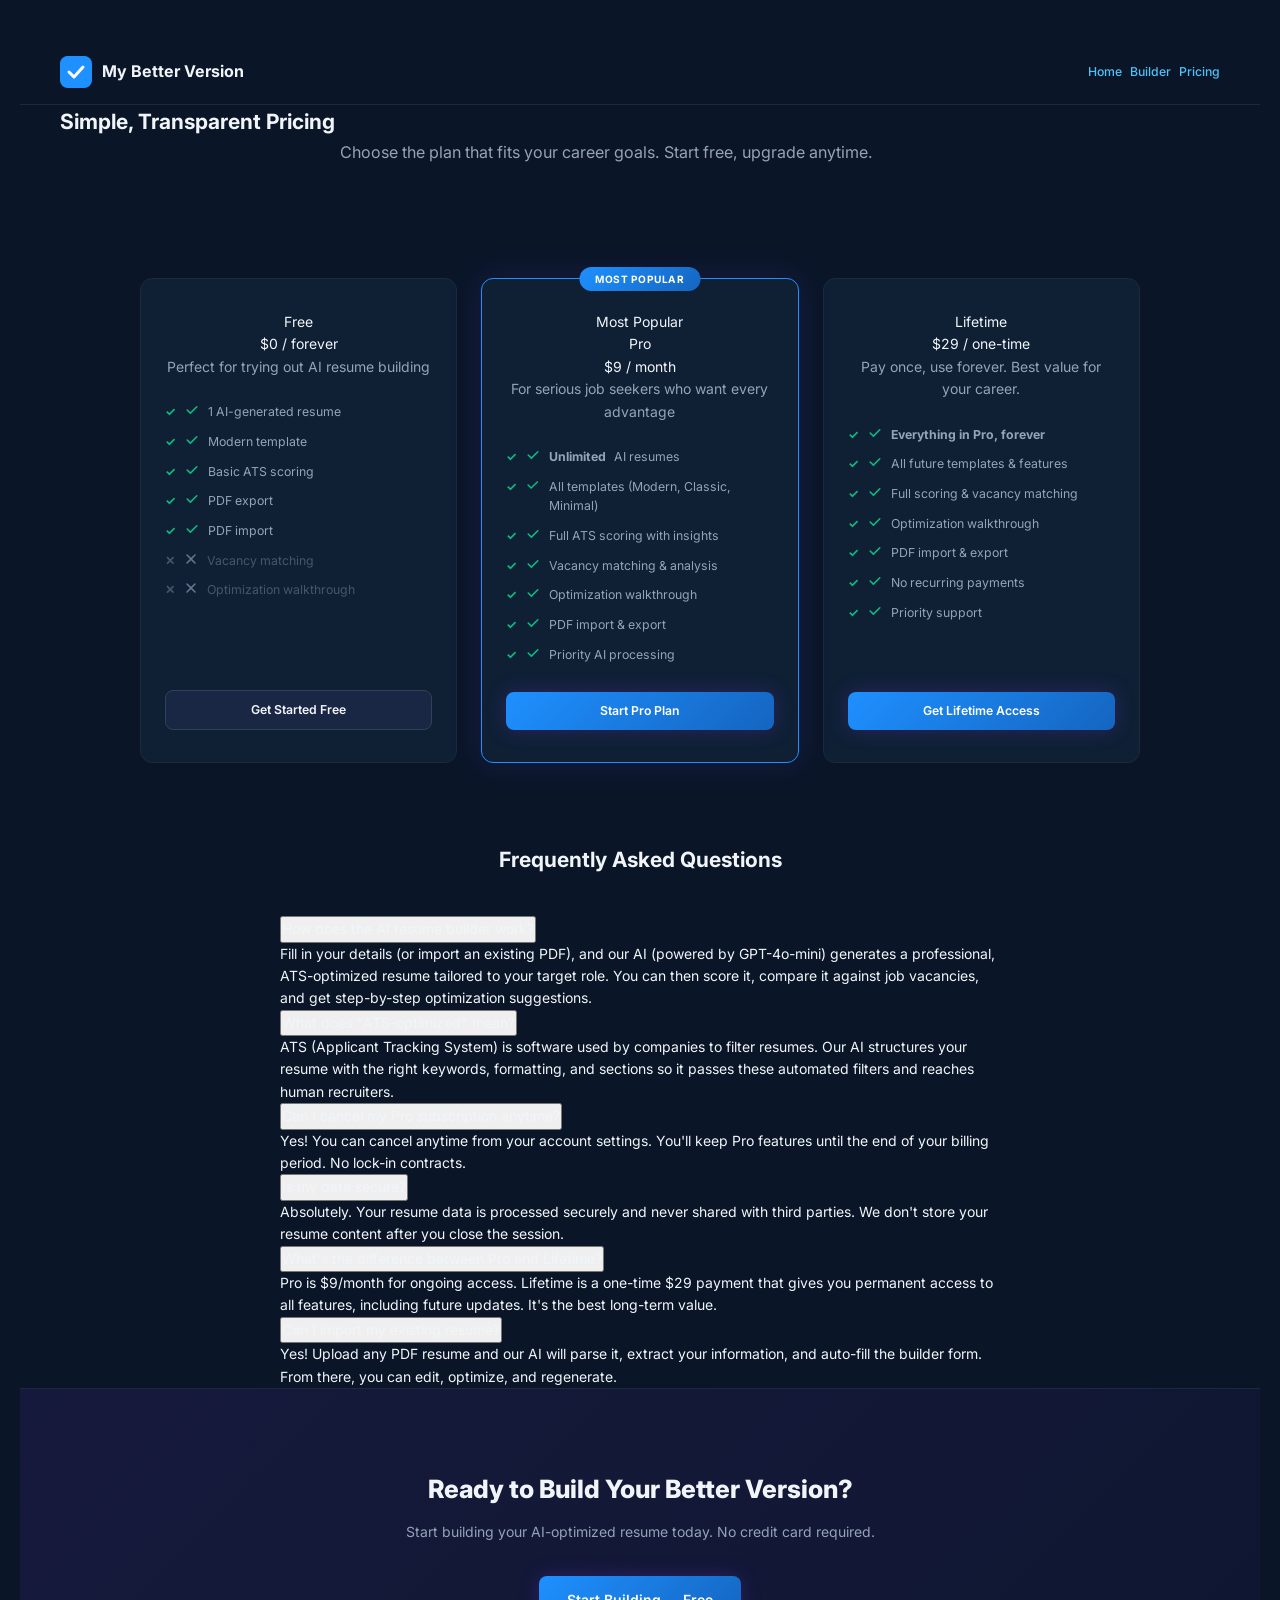
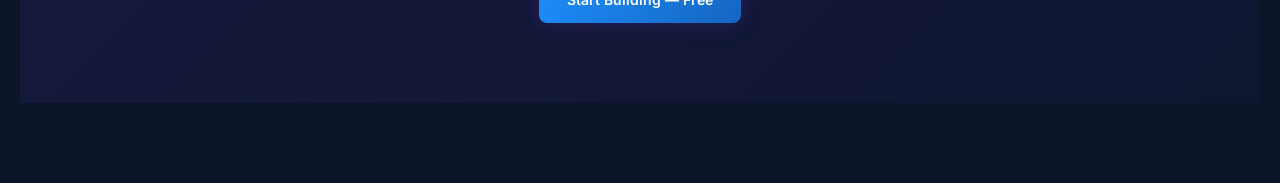
<file: templates/pricing.html>
<!DOCTYPE html>
<html lang="en">
<head>
    <meta charset="UTF-8">
    <meta name="viewport" content="width=device-width, initial-scale=1.0">
    <title>Pricing — My Better Version</title>
    <meta name="description" content="Simple, transparent pricing for AI resume building. Start free, upgrade when ready.">
    <link rel="stylesheet" href="/static/css/style.css">
    <link rel="preconnect" href="https://fonts.googleapis.com">
    <link rel="preconnect" href="https://fonts.gstatic.com" crossorigin>
    <link href="https://fonts.googleapis.com/css2?family=Inter:wght@300;400;500;600;700;800&display=swap" rel="stylesheet">
</head>
<body class="pricing-page">

    <!-- Navbar -->
    <nav class="navbar">
        <div class="container nav-container">
            <a href="/" class="nav-logo">
                <svg class="logo-icon" viewBox="0 0 32 32" fill="none"><rect width="32" height="32" rx="8" fill="#1E90FF"/><path d="M9 16L14 21L23 11" stroke="white" stroke-width="3" stroke-linecap="round" stroke-linejoin="round"/></svg>
                <span>My Better Version</span>
            </a>
            <div class="nav-links" id="navLinks">
                <a href="/">Home</a>
                <a href="/builder">Builder</a>
                <a href="/pricing" class="active">Pricing</a>
            </div>
            <button class="mobile-menu-btn" id="mobileMenuBtn" aria-label="Toggle menu">
                <span></span><span></span><span></span>
            </button>
        </div>
    </nav>

    <!-- Pricing Header -->
    <section class="pricing-header">
        <div class="container">
            <h1>Simple, Transparent Pricing</h1>
            <p class="hero-subtitle">Choose the plan that fits your career goals. Start free, upgrade anytime.</p>
        </div>
    </section>

    <!-- Pricing Grid -->
    <section class="pricing-section">
        <div class="container">
            <div class="pricing-grid">

                <!-- Free -->
                <div class="pricing-card">
                    <div class="pricing-name">Free</div>
                    <div class="pricing-price">
                        <span class="pricing-amount">$0</span>
                        <span class="pricing-period">/ forever</span>
                    </div>
                    <p style="color:#94A3B8;margin-bottom:24px;font-size:14px;">Perfect for trying out AI resume building</p>
                    <ul class="pricing-features">
                        <li><svg viewBox="0 0 20 20" fill="#10B981" width="16" height="16"><path fill-rule="evenodd" d="M16.707 5.293a1 1 0 010 1.414l-8 8a1 1 0 01-1.414 0l-4-4a1 1 0 011.414-1.414L8 12.586l7.293-7.293a1 1 0 011.414 0z" clip-rule="evenodd"/></svg> 1 AI-generated resume</li>
                        <li><svg viewBox="0 0 20 20" fill="#10B981" width="16" height="16"><path fill-rule="evenodd" d="M16.707 5.293a1 1 0 010 1.414l-8 8a1 1 0 01-1.414 0l-4-4a1 1 0 011.414-1.414L8 12.586l7.293-7.293a1 1 0 011.414 0z" clip-rule="evenodd"/></svg> Modern template</li>
                        <li><svg viewBox="0 0 20 20" fill="#10B981" width="16" height="16"><path fill-rule="evenodd" d="M16.707 5.293a1 1 0 010 1.414l-8 8a1 1 0 01-1.414 0l-4-4a1 1 0 011.414-1.414L8 12.586l7.293-7.293a1 1 0 011.414 0z" clip-rule="evenodd"/></svg> Basic ATS scoring</li>
                        <li><svg viewBox="0 0 20 20" fill="#10B981" width="16" height="16"><path fill-rule="evenodd" d="M16.707 5.293a1 1 0 010 1.414l-8 8a1 1 0 01-1.414 0l-4-4a1 1 0 011.414-1.414L8 12.586l7.293-7.293a1 1 0 011.414 0z" clip-rule="evenodd"/></svg> PDF export</li>
                        <li><svg viewBox="0 0 20 20" fill="#10B981" width="16" height="16"><path fill-rule="evenodd" d="M16.707 5.293a1 1 0 010 1.414l-8 8a1 1 0 01-1.414 0l-4-4a1 1 0 011.414-1.414L8 12.586l7.293-7.293a1 1 0 011.414 0z" clip-rule="evenodd"/></svg> PDF import</li>
                        <li class="disabled"><svg viewBox="0 0 20 20" fill="#64748B" width="16" height="16"><path fill-rule="evenodd" d="M4.293 4.293a1 1 0 011.414 0L10 8.586l4.293-4.293a1 1 0 111.414 1.414L11.414 10l4.293 4.293a1 1 0 01-1.414 1.414L10 11.414l-4.293 4.293a1 1 0 01-1.414-1.414L8.586 10 4.293 5.707a1 1 0 010-1.414z" clip-rule="evenodd"/></svg> Vacancy matching</li>
                        <li class="disabled"><svg viewBox="0 0 20 20" fill="#64748B" width="16" height="16"><path fill-rule="evenodd" d="M4.293 4.293a1 1 0 011.414 0L10 8.586l4.293-4.293a1 1 0 111.414 1.414L11.414 10l4.293 4.293a1 1 0 01-1.414 1.414L10 11.414l-4.293 4.293a1 1 0 01-1.414-1.414L8.586 10 4.293 5.707a1 1 0 010-1.414z" clip-rule="evenodd"/></svg> Optimization walkthrough</li>
                    </ul>
                    <button class="btn btn-secondary btn-block pricing-cta" onclick="location.href='/builder'">Get Started Free</button>
                </div>

                <!-- Pro -->
                <div class="pricing-card popular">
                    <div class="pricing-badge">Most Popular</div>
                    <div class="pricing-name">Pro</div>
                    <div class="pricing-price">
                        <span class="pricing-amount">$9</span>
                        <span class="pricing-period">/ month</span>
                    </div>
                    <p style="color:#94A3B8;margin-bottom:24px;font-size:14px;">For serious job seekers who want every advantage</p>
                    <ul class="pricing-features">
                        <li><svg viewBox="0 0 20 20" fill="#10B981" width="16" height="16"><path fill-rule="evenodd" d="M16.707 5.293a1 1 0 010 1.414l-8 8a1 1 0 01-1.414 0l-4-4a1 1 0 011.414-1.414L8 12.586l7.293-7.293a1 1 0 011.414 0z" clip-rule="evenodd"/></svg> <strong>Unlimited</strong> AI resumes</li>
                        <li><svg viewBox="0 0 20 20" fill="#10B981" width="16" height="16"><path fill-rule="evenodd" d="M16.707 5.293a1 1 0 010 1.414l-8 8a1 1 0 01-1.414 0l-4-4a1 1 0 011.414-1.414L8 12.586l7.293-7.293a1 1 0 011.414 0z" clip-rule="evenodd"/></svg> All templates (Modern, Classic, Minimal)</li>
                        <li><svg viewBox="0 0 20 20" fill="#10B981" width="16" height="16"><path fill-rule="evenodd" d="M16.707 5.293a1 1 0 010 1.414l-8 8a1 1 0 01-1.414 0l-4-4a1 1 0 011.414-1.414L8 12.586l7.293-7.293a1 1 0 011.414 0z" clip-rule="evenodd"/></svg> Full ATS scoring with insights</li>
                        <li><svg viewBox="0 0 20 20" fill="#10B981" width="16" height="16"><path fill-rule="evenodd" d="M16.707 5.293a1 1 0 010 1.414l-8 8a1 1 0 01-1.414 0l-4-4a1 1 0 011.414-1.414L8 12.586l7.293-7.293a1 1 0 011.414 0z" clip-rule="evenodd"/></svg> Vacancy matching & analysis</li>
                        <li><svg viewBox="0 0 20 20" fill="#10B981" width="16" height="16"><path fill-rule="evenodd" d="M16.707 5.293a1 1 0 010 1.414l-8 8a1 1 0 01-1.414 0l-4-4a1 1 0 011.414-1.414L8 12.586l7.293-7.293a1 1 0 011.414 0z" clip-rule="evenodd"/></svg> Optimization walkthrough</li>
                        <li><svg viewBox="0 0 20 20" fill="#10B981" width="16" height="16"><path fill-rule="evenodd" d="M16.707 5.293a1 1 0 010 1.414l-8 8a1 1 0 01-1.414 0l-4-4a1 1 0 011.414-1.414L8 12.586l7.293-7.293a1 1 0 011.414 0z" clip-rule="evenodd"/></svg> PDF import & export</li>
                        <li><svg viewBox="0 0 20 20" fill="#10B981" width="16" height="16"><path fill-rule="evenodd" d="M16.707 5.293a1 1 0 010 1.414l-8 8a1 1 0 01-1.414 0l-4-4a1 1 0 011.414-1.414L8 12.586l7.293-7.293a1 1 0 011.414 0z" clip-rule="evenodd"/></svg> Priority AI processing</li>
                    </ul>
                    <button class="btn btn-primary btn-block pricing-cta" onclick="location.href='/builder'">Start Pro Plan</button>
                </div>

                <!-- Lifetime -->
                <div class="pricing-card">
                    <div class="pricing-name">Lifetime</div>
                    <div class="pricing-price">
                        <span class="pricing-amount">$29</span>
                        <span class="pricing-period">/ one-time</span>
                    </div>
                    <p style="color:#94A3B8;margin-bottom:24px;font-size:14px;">Pay once, use forever. Best value for your career.</p>
                    <ul class="pricing-features">
                        <li><svg viewBox="0 0 20 20" fill="#10B981" width="16" height="16"><path fill-rule="evenodd" d="M16.707 5.293a1 1 0 010 1.414l-8 8a1 1 0 01-1.414 0l-4-4a1 1 0 011.414-1.414L8 12.586l7.293-7.293a1 1 0 011.414 0z" clip-rule="evenodd"/></svg> <strong>Everything in Pro, forever</strong></li>
                        <li><svg viewBox="0 0 20 20" fill="#10B981" width="16" height="16"><path fill-rule="evenodd" d="M16.707 5.293a1 1 0 010 1.414l-8 8a1 1 0 01-1.414 0l-4-4a1 1 0 011.414-1.414L8 12.586l7.293-7.293a1 1 0 011.414 0z" clip-rule="evenodd"/></svg> All future templates & features</li>
                        <li><svg viewBox="0 0 20 20" fill="#10B981" width="16" height="16"><path fill-rule="evenodd" d="M16.707 5.293a1 1 0 010 1.414l-8 8a1 1 0 01-1.414 0l-4-4a1 1 0 011.414-1.414L8 12.586l7.293-7.293a1 1 0 011.414 0z" clip-rule="evenodd"/></svg> Full scoring & vacancy matching</li>
                        <li><svg viewBox="0 0 20 20" fill="#10B981" width="16" height="16"><path fill-rule="evenodd" d="M16.707 5.293a1 1 0 010 1.414l-8 8a1 1 0 01-1.414 0l-4-4a1 1 0 011.414-1.414L8 12.586l7.293-7.293a1 1 0 011.414 0z" clip-rule="evenodd"/></svg> Optimization walkthrough</li>
                        <li><svg viewBox="0 0 20 20" fill="#10B981" width="16" height="16"><path fill-rule="evenodd" d="M16.707 5.293a1 1 0 010 1.414l-8 8a1 1 0 01-1.414 0l-4-4a1 1 0 011.414-1.414L8 12.586l7.293-7.293a1 1 0 011.414 0z" clip-rule="evenodd"/></svg> PDF import & export</li>
                        <li><svg viewBox="0 0 20 20" fill="#10B981" width="16" height="16"><path fill-rule="evenodd" d="M16.707 5.293a1 1 0 010 1.414l-8 8a1 1 0 01-1.414 0l-4-4a1 1 0 011.414-1.414L8 12.586l7.293-7.293a1 1 0 011.414 0z" clip-rule="evenodd"/></svg> No recurring payments</li>
                        <li><svg viewBox="0 0 20 20" fill="#10B981" width="16" height="16"><path fill-rule="evenodd" d="M16.707 5.293a1 1 0 010 1.414l-8 8a1 1 0 01-1.414 0l-4-4a1 1 0 011.414-1.414L8 12.586l7.293-7.293a1 1 0 011.414 0z" clip-rule="evenodd"/></svg> Priority support</li>
                    </ul>
                    <button class="btn btn-primary btn-block pricing-cta" onclick="location.href='/builder'">Get Lifetime Access</button>
                </div>

            </div>
        </div>
    </section>

    <!-- FAQ -->
    <section class="faq-section">
        <div class="container">
            <h2 class="section-title" style="text-align:center;margin-bottom:40px;">Frequently Asked Questions</h2>
            <div style="max-width:720px;margin:0 auto;">
                <div class="faq-item" onclick="this.classList.toggle('open')">
                    <button class="faq-question">How does the AI resume builder work?</button>
                    <div class="faq-answer"><p>Fill in your details (or import an existing PDF), and our AI (powered by GPT-4o-mini) generates a professional, ATS-optimized resume tailored to your target role. You can then score it, compare it against job vacancies, and get step-by-step optimization suggestions.</p></div>
                </div>
                <div class="faq-item" onclick="this.classList.toggle('open')">
                    <button class="faq-question">What does "ATS-optimized" mean?</button>
                    <div class="faq-answer"><p>ATS (Applicant Tracking System) is software used by companies to filter resumes. Our AI structures your resume with the right keywords, formatting, and sections so it passes these automated filters and reaches human recruiters.</p></div>
                </div>
                <div class="faq-item" onclick="this.classList.toggle('open')">
                    <button class="faq-question">Can I cancel my Pro subscription anytime?</button>
                    <div class="faq-answer"><p>Yes! You can cancel anytime from your account settings. You'll keep Pro features until the end of your billing period. No lock-in contracts.</p></div>
                </div>
                <div class="faq-item" onclick="this.classList.toggle('open')">
                    <button class="faq-question">Is my data secure?</button>
                    <div class="faq-answer"><p>Absolutely. Your resume data is processed securely and never shared with third parties. We don't store your resume content after you close the session.</p></div>
                </div>
                <div class="faq-item" onclick="this.classList.toggle('open')">
                    <button class="faq-question">What's the difference between Pro and Lifetime?</button>
                    <div class="faq-answer"><p>Pro is $9/month for ongoing access. Lifetime is a one-time $29 payment that gives you permanent access to all features, including future updates. It's the best long-term value.</p></div>
                </div>
                <div class="faq-item" onclick="this.classList.toggle('open')">
                    <button class="faq-question">Can I import my existing resume?</button>
                    <div class="faq-answer"><p>Yes! Upload any PDF resume and our AI will parse it, extract your information, and auto-fill the builder form. From there, you can edit, optimize, and regenerate.</p></div>
                </div>
            </div>
        </div>
    </section>

    <!-- CTA -->
    <section class="cta-section">
        <div class="container" style="text-align:center;">
            <h2 style="margin-bottom:12px;">Ready to Build Your Better Version?</h2>
            <p style="color:#94A3B8;margin-bottom:32px;max-width:480px;margin-left:auto;margin-right:auto;">Start building your AI-optimized resume today. No credit card required.</p>
            <a href="/builder" class="btn btn-primary btn-lg">Start Building — Free</a>
        </div>
    </section>

    <script src="/static/js/app.js"></script>
</body>
</html>
</file>
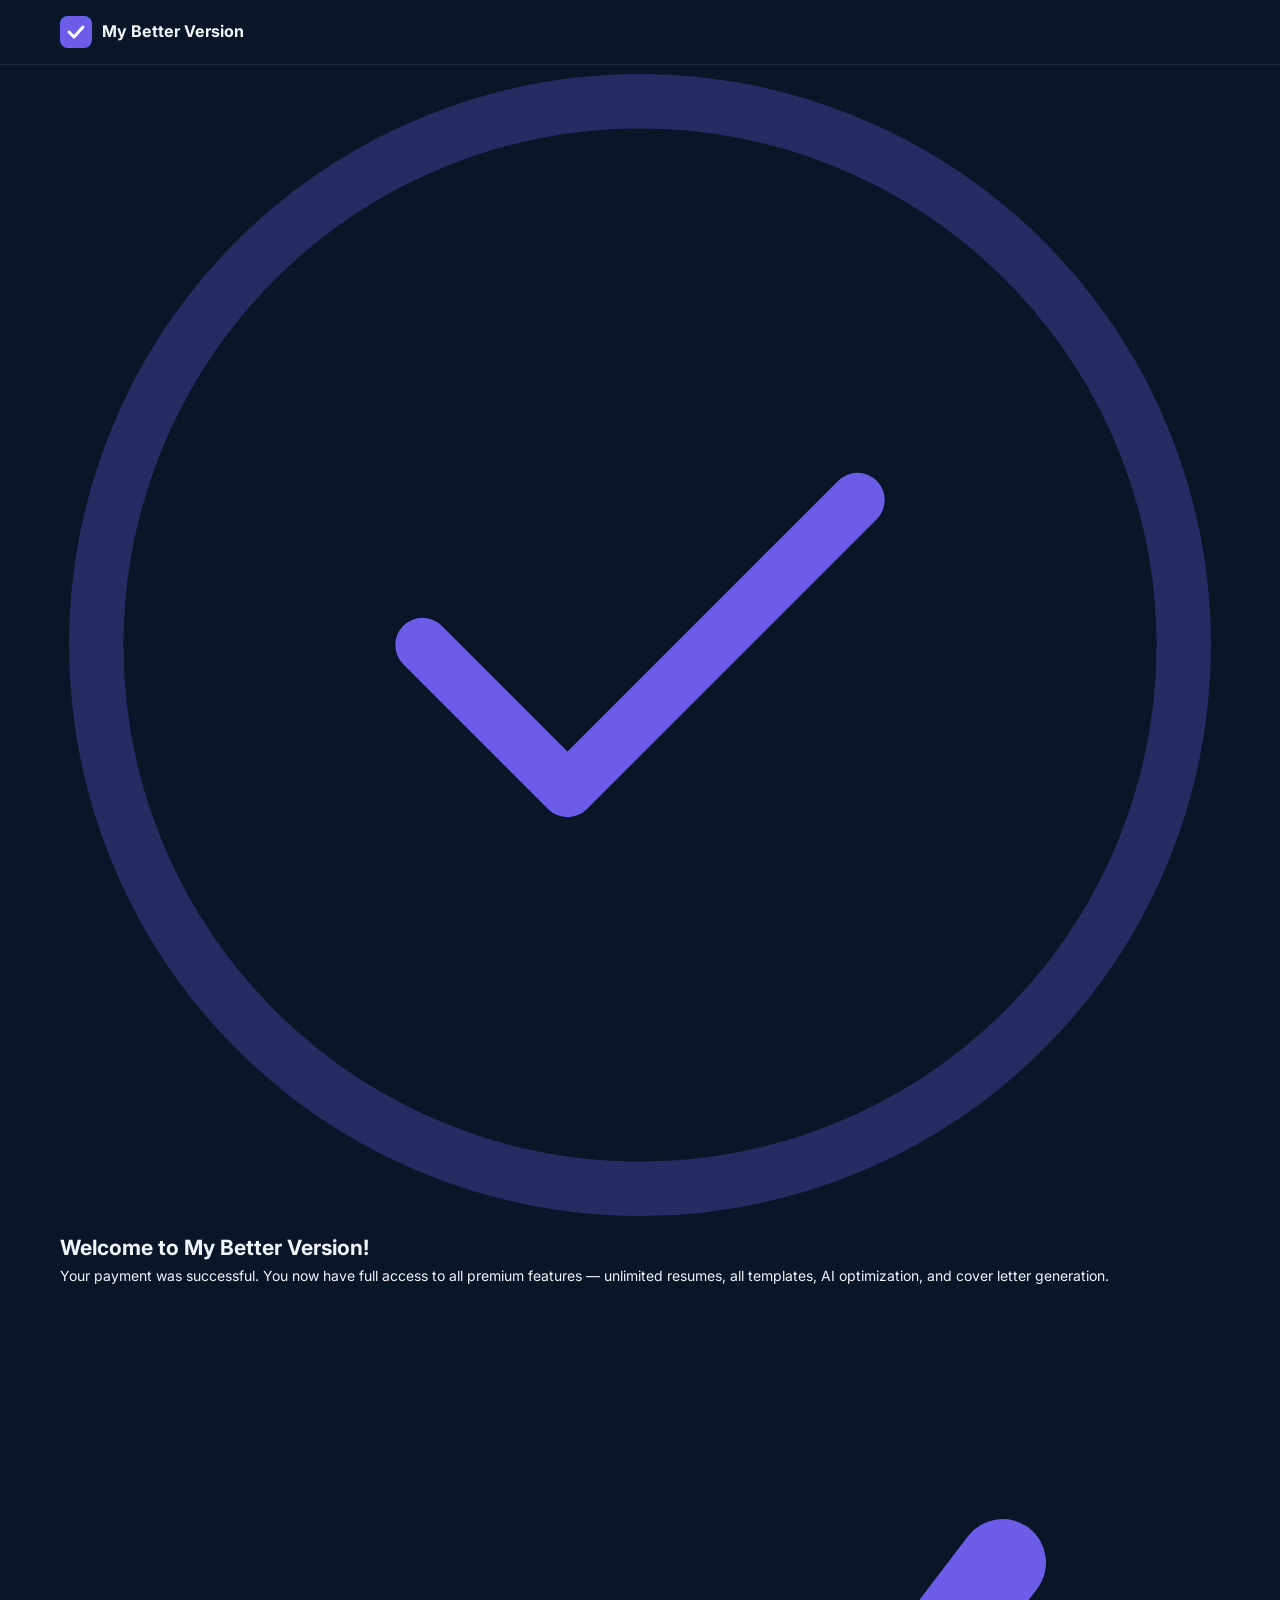
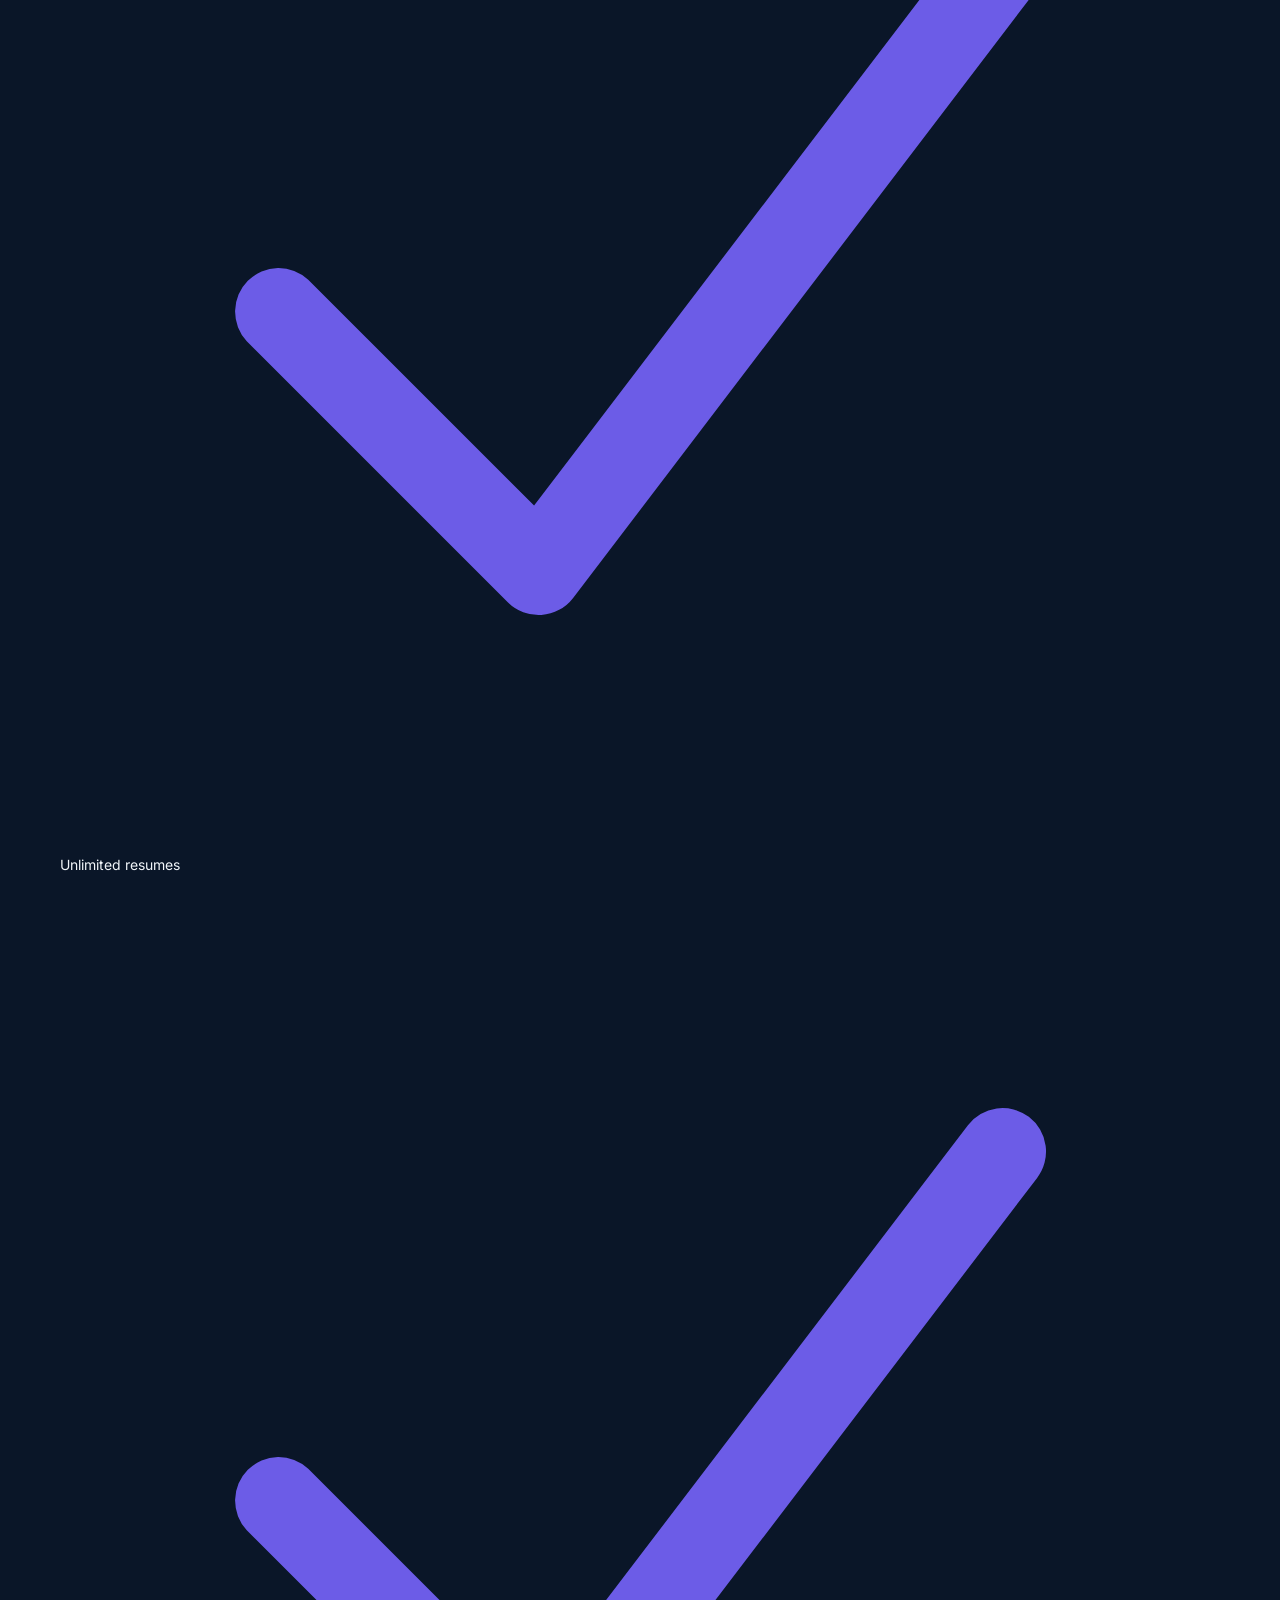
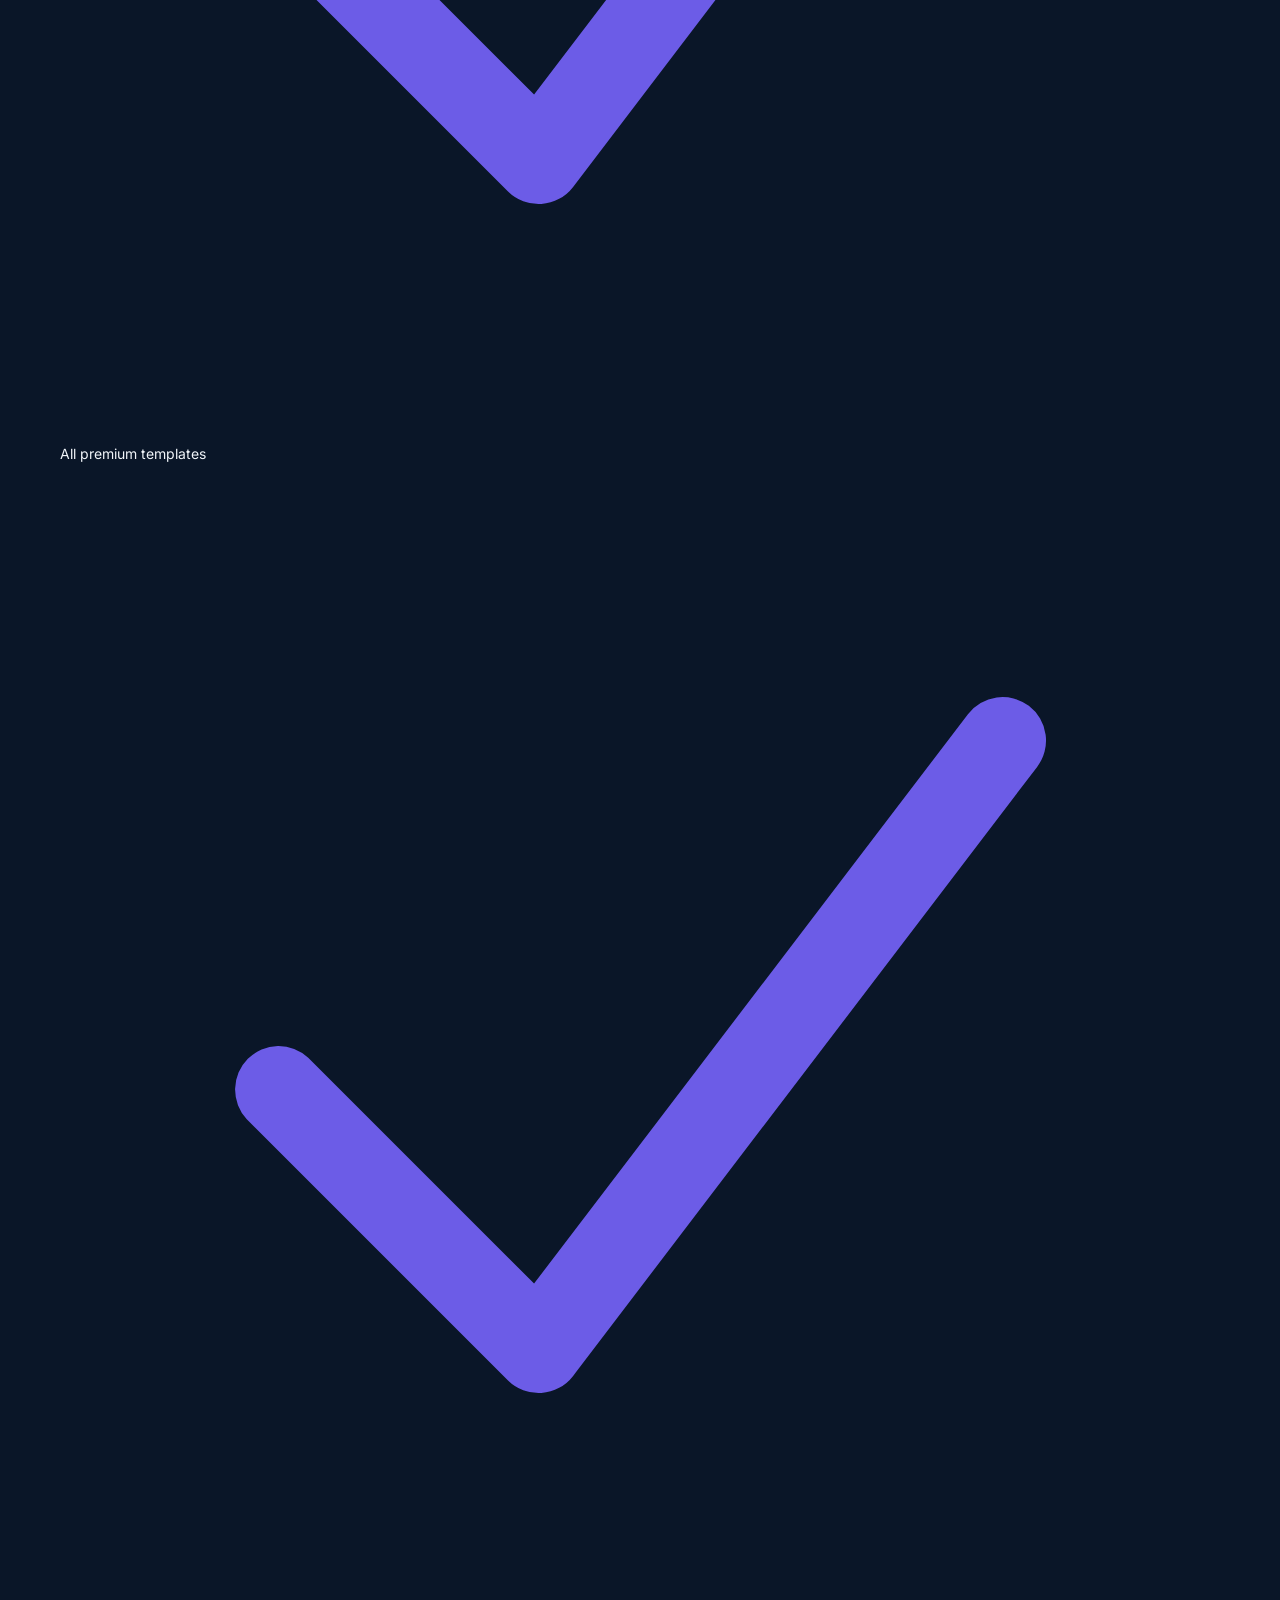
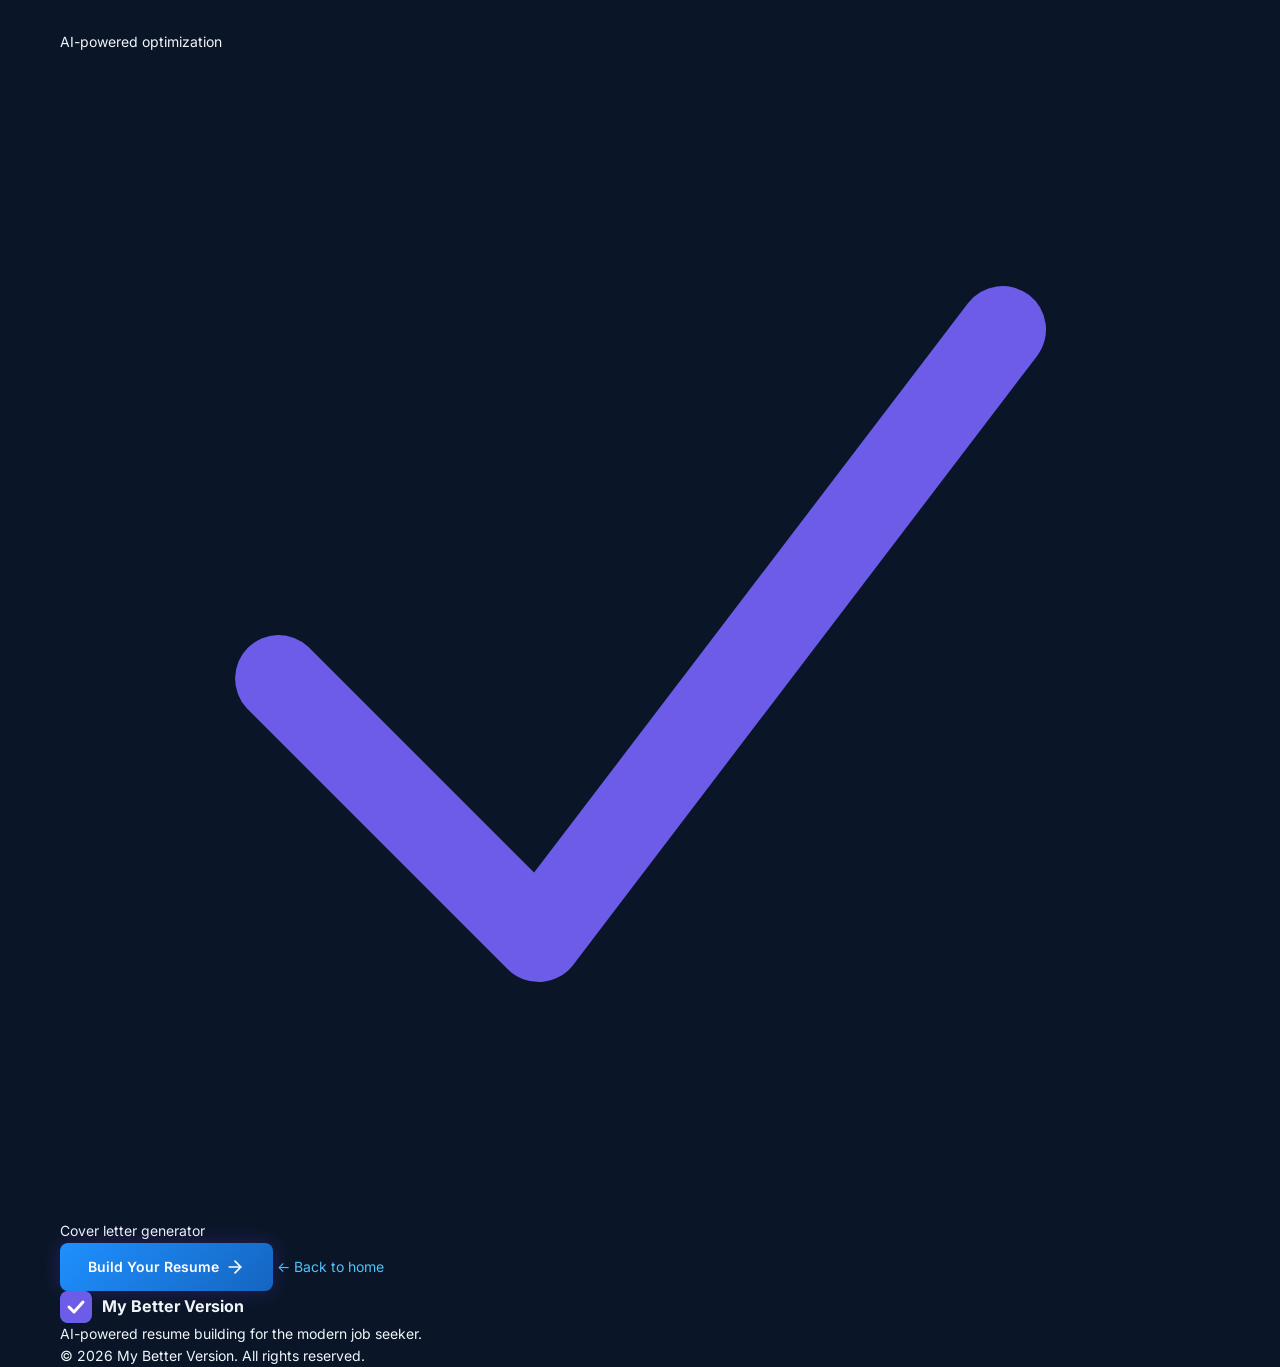
<file: templates/success.html>
<!DOCTYPE html>
<html lang="en">
<head>
    <meta charset="UTF-8">
    <meta name="viewport" content="width=device-width, initial-scale=1.0">
    <title>Welcome — My Better Version</title>
    <link rel="stylesheet" href="/static/css/style.css">
    <link rel="preconnect" href="https://fonts.googleapis.com">
    <link rel="preconnect" href="https://fonts.gstatic.com" crossorigin>
    <link href="https://fonts.googleapis.com/css2?family=Inter:wght@300;400;500;600;700;800&display=swap" rel="stylesheet">
</head>
<body class="success-page">

    <!-- Navbar -->
    <nav class="navbar">
        <div class="container nav-container">
            <a href="/" class="nav-logo">
                <svg class="logo-icon" viewBox="0 0 32 32" fill="none"><rect width="32" height="32" rx="8" fill="#6c5ce7"/><path d="M9 16L14 21L23 11" stroke="white" stroke-width="3" stroke-linecap="round" stroke-linejoin="round"/></svg>
                <span>My Better Version</span>
            </a>
        </div>
    </nav>

    <!-- Success Content -->
    <section class="success-section">
        <div class="container">
            <div class="success-card">
                <div class="success-icon">
                    <svg viewBox="0 0 64 64" fill="none">
                        <circle cx="32" cy="32" r="30" stroke="#6c5ce7" stroke-width="3" opacity="0.3"/>
                        <circle cx="32" cy="32" r="30" stroke="#6c5ce7" stroke-width="3" stroke-dasharray="188.5" stroke-dashoffset="188.5" class="success-circle"/>
                        <path d="M20 32L28 40L44 24" stroke="#6c5ce7" stroke-width="3" stroke-linecap="round" stroke-linejoin="round" class="success-check"/>
                    </svg>
                </div>
                <h1>Welcome to My Better Version!</h1>
                <p class="success-message">
                    Your payment was successful. You now have full access to all premium features — unlimited resumes, all templates, AI optimization, and cover letter generation.
                </p>
                <div class="success-features">
                    <div class="success-feature">
                        <svg viewBox="0 0 20 20" fill="#6c5ce7"><path fill-rule="evenodd" d="M16.704 4.153a.75.75 0 0 1 .143 1.052l-8 10.5a.75.75 0 0 1-1.127.075l-4.5-4.5a.75.75 0 0 1 1.06-1.06l3.894 3.893 7.48-9.817a.75.75 0 0 1 1.05-.143Z" clip-rule="evenodd"/></svg>
                        <span>Unlimited resumes</span>
                    </div>
                    <div class="success-feature">
                        <svg viewBox="0 0 20 20" fill="#6c5ce7"><path fill-rule="evenodd" d="M16.704 4.153a.75.75 0 0 1 .143 1.052l-8 10.5a.75.75 0 0 1-1.127.075l-4.5-4.5a.75.75 0 0 1 1.06-1.06l3.894 3.893 7.48-9.817a.75.75 0 0 1 1.05-.143Z" clip-rule="evenodd"/></svg>
                        <span>All premium templates</span>
                    </div>
                    <div class="success-feature">
                        <svg viewBox="0 0 20 20" fill="#6c5ce7"><path fill-rule="evenodd" d="M16.704 4.153a.75.75 0 0 1 .143 1.052l-8 10.5a.75.75 0 0 1-1.127.075l-4.5-4.5a.75.75 0 0 1 1.06-1.06l3.894 3.893 7.48-9.817a.75.75 0 0 1 1.05-.143Z" clip-rule="evenodd"/></svg>
                        <span>AI-powered optimization</span>
                    </div>
                    <div class="success-feature">
                        <svg viewBox="0 0 20 20" fill="#6c5ce7"><path fill-rule="evenodd" d="M16.704 4.153a.75.75 0 0 1 .143 1.052l-8 10.5a.75.75 0 0 1-1.127.075l-4.5-4.5a.75.75 0 0 1 1.06-1.06l3.894 3.893 7.48-9.817a.75.75 0 0 1 1.05-.143Z" clip-rule="evenodd"/></svg>
                        <span>Cover letter generator</span>
                    </div>
                </div>
                <a href="/builder" class="btn btn-primary btn-lg">
                    Build Your Resume
                    <svg width="20" height="20" viewBox="0 0 24 24" fill="none" stroke="currentColor" stroke-width="2" stroke-linecap="round" stroke-linejoin="round"><path d="M5 12h14"/><path d="m12 5 7 7-7 7"/></svg>
                </a>
                <a href="/" class="success-home-link">← Back to home</a>
            </div>
        </div>
    </section>

    <!-- Footer -->
    <footer class="footer">
        <div class="container footer-container">
            <div class="footer-brand">
                <a href="/" class="nav-logo">
                    <svg class="logo-icon" viewBox="0 0 32 32" fill="none"><rect width="32" height="32" rx="8" fill="#6c5ce7"/><path d="M9 16L14 21L23 11" stroke="white" stroke-width="3" stroke-linecap="round" stroke-linejoin="round"/></svg>
                    <span>My Better Version</span>
                </a>
                <p class="footer-tagline">AI-powered resume building for the modern job seeker.</p>
            </div>
        </div>
        <div class="footer-bottom">
            <div class="container">
                <p>&copy; 2026 My Better Version. All rights reserved.</p>
            </div>
        </div>
    </footer>

    <script src="/static/js/app.js"></script>
</body>
</html>
</file>
<file: static/css/style.css>
/* ============================================================
   My Better Version — AI Resume Builder
   Dark-Mode SaaS Design System
   ============================================================ */

/* ---------- CSS Custom Properties (Design Tokens) ---------- */
:root {
  /* Backgrounds */
  --bg-page: #0A1628;
  --bg-card: #0F2035;
  --bg-elevated: #1A2744;
  --bg-sidebar: #0C1A30;
  --bg-input: #0E1E38;

  /* Primary accent (blue/cyan) */
  --accent: #1E90FF;
  --accent-light: #4FC3F7;
  --accent-tertiary: #81D4FA;
  --accent-lightest: #E1F5FE;
  --accent-dark: #1565C0;

  /* Text */
  --text-primary: #F1F5F9;
  --text-secondary: #94A3B8;
  --text-muted: #64748B;
  --text-very-muted: #475569;

  /* Borders */
  --border-subtle: #1E293B;
  --border-visible: #334155;

  /* Semantic */
  --success: #10B981;
  --error: #EF4444;
  --warning: #F59E0B;
  --info: #3B82F6;

  /* Typography */
  --font-family: 'Inter', -apple-system, BlinkMacSystemFont, 'Segoe UI', Roboto, sans-serif;
  --font-size-base: 14px;
  --line-height-base: 1.6;

  /* Radius */
  --radius-card: 12px;
  --radius-btn: 8px;
  --radius-pill: 100px;

  /* Transitions */
  --transition-fast: 150ms ease;
  --transition-base: 250ms ease;
  --transition-slow: 400ms ease;
}

/* ---------- Reset & Base ---------- */
*, *::before, *::after {
  box-sizing: border-box;
  margin: 0;
  padding: 0;
}

html {
  font-size: var(--font-size-base);
  scroll-behavior: smooth;
  -webkit-font-smoothing: antialiased;
  -moz-osx-font-smoothing: grayscale;
}

body {
  font-family: var(--font-family);
  font-size: var(--font-size-base);
  line-height: var(--line-height-base);
  color: var(--text-primary);
  background: var(--bg-page);
  min-height: 100vh;
}

a {
  color: var(--accent-light);
  text-decoration: none;
  transition: color var(--transition-fast);
}
a:hover {
  color: var(--accent-tertiary);
}

img {
  max-width: 100%;
  display: block;
}

ul, ol {
  list-style: none;
}

input, textarea, select, button {
  font-family: inherit;
  font-size: inherit;
  line-height: inherit;
  color: inherit;
}

textarea {
  resize: vertical;
}

/* ---------- Page-load fade-in ---------- */
body {
  animation: pageIn 0.5s ease both;
}
@keyframes pageIn {
  from { opacity: 0; transform: translateY(6px); }
  to   { opacity: 1; transform: translateY(0); }
}

/* ---------- Utility ---------- */
.container {
  width: 100%;
  max-width: 1200px;
  margin: 0 auto;
  padding: 0 20px;
}

.hidden {
  display: none !important;
}

.pass {
  color: var(--success);
}
.fail {
  color: var(--error);
}

.accent {
  color: var(--accent-light);
}

/* ============================================================
   NAVBAR
   ============================================================ */
.navbar {
  position: sticky;
  top: 0;
  z-index: 1000;
  background: var(--bg-page);
  border-bottom: 1px solid var(--border-subtle);
  padding: 0 20px;
}

.nav-container {
  max-width: 1200px;
  margin: 0 auto;
  display: flex;
  align-items: center;
  justify-content: space-between;
  height: 64px;
}

.nav-logo {
  display: flex;
  align-items: center;
  gap: 10px;
  font-size: 1.15rem;
  font-weight: 700;
  color: var(--text-primary);
}
.nav-logo:hover {
  color: var(--text-primary);
}

.logo-icon {
  width: 32px;
  height: 32px;
  background: linear-gradient(135deg, var(--accent), var(--accent-dark));
  border-radius: var(--radius-btn);
  display: flex;
  align-items: center;
  justify-content: center;
  font-size: 1rem;
  color: #fff;
}

.nav-links {
  display: flex;
  align-items: center;
  gap: 8px;
}
.nav-links a,
.nav-links .btn {
  font-size: 0.875rem;
  font-weight: 500;
}

.mobile-menu-btn {
  display: none;
  background: none;
  border: none;
  color: var(--text-primary);
  cursor: pointer;
  padding: 8px;
  font-size: 1.5rem;
  line-height: 1;
}

/* ============================================================
   BUTTONS
   ============================================================ */
.btn {
  display: inline-flex;
  align-items: center;
  justify-content: center;
  gap: 6px;
  padding: 10px 20px;
  font-size: 0.875rem;
  font-weight: 600;
  border: none;
  border-radius: var(--radius-btn);
  cursor: pointer;
  transition: all var(--transition-base);
  text-decoration: none;
  white-space: nowrap;
  line-height: 1.4;
}
.btn:hover {
  transform: translateY(-1px);
}
.btn:active {
  transform: translateY(0);
}

/* Primary */
.btn-primary {
  background: linear-gradient(135deg, var(--accent), var(--accent-dark));
  color: #fff;
  box-shadow: 0 0 20px rgba(124, 58, 237, 0.25);
}
.btn-primary:hover {
  background: linear-gradient(135deg, var(--accent-light), var(--accent));
  box-shadow: 0 0 30px rgba(124, 58, 237, 0.35);
  color: #fff;
}

/* Secondary */
.btn-secondary {
  background: var(--bg-elevated);
  color: var(--text-primary);
  border: 1px solid var(--border-visible);
}
.btn-secondary:hover {
  background: var(--border-visible);
}

/* Ghost */
.btn-ghost {
  background: transparent;
  color: var(--text-secondary);
  border: 1px solid transparent;
}
.btn-ghost:hover {
  color: var(--text-primary);
  background: var(--bg-card);
  border-color: var(--border-subtle);
}

/* Sizes */
.btn-sm {
  padding: 6px 12px;
  font-size: 0.8rem;
  border-radius: 6px;
}
.btn-lg {
  padding: 14px 28px;
  font-size: 1rem;
}

/* Modifiers */
.btn-block {
  display: flex;
  width: 100%;
}
.btn-icon {
  padding: 8px;
  min-width: 36px;
  min-height: 36px;
}

/* Generate button — special treatment */
.btn-generate {
  background: linear-gradient(135deg, var(--accent), var(--accent-dark));
  color: #fff;
  padding: 12px 24px;
  font-size: 0.95rem;
  box-shadow: 0 0 24px rgba(124, 58, 237, 0.3);
}
.btn-generate:hover {
  box-shadow: 0 0 36px rgba(124, 58, 237, 0.45);
}

/* ============================================================
   INPUTS & FORM GROUPS
   ============================================================ */
.form-group {
  margin-bottom: 20px;
}
.form-group label {
  display: block;
  font-size: 0.85rem;
  font-weight: 600;
  color: var(--text-secondary);
  margin-bottom: 6px;
}

.form-group input,
.form-group textarea,
.form-group select {
  width: 100%;
  padding: 10px 14px;
  background: var(--bg-input);
  border: 1px solid var(--border-visible);
  border-radius: var(--radius-btn);
  color: var(--text-primary);
  transition: border-color var(--transition-fast), box-shadow var(--transition-fast);
}
.form-group input:focus,
.form-group textarea:focus,
.form-group select:focus {
  outline: none;
  border-color: var(--accent);
  box-shadow: 0 0 0 3px rgba(124, 58, 237, 0.2);
}
.form-group input::placeholder,
.form-group textarea::placeholder {
  color: var(--text-very-muted);
}

.form-group select {
  appearance: none;
  background-image: url("data:image/svg+xml,%3Csvg xmlns='http://www.w3.org/2000/svg' width='12' height='12' fill='%2394A3B8' viewBox='0 0 16 16'%3E%3Cpath d='M1.646 4.646a.5.5 0 0 1 .708 0L8 10.293l5.646-5.647a.5.5 0 0 1 .708.708l-6 6a.5.5 0 0 1-.708 0l-6-6a.5.5 0 0 1 0-.708z'/%3E%3C/svg%3E");
  background-repeat: no-repeat;
  background-position: right 12px center;
  padding-right: 36px;
}

.form-row {
  display: grid;
  grid-template-columns: 1fr 1fr;
  gap: 16px;
}

/* ============================================================
   BUILDER LAYOUT
   ============================================================ */
.builder-layout {
  display: grid;
  grid-template-columns: 1fr 1fr;
  gap: 24px;
  min-height: calc(100vh - 64px);
}

.builder-form-panel {
  background: var(--bg-card);
  border: 1px solid var(--border-subtle);
  border-radius: var(--radius-card);
  padding: 24px;
  overflow-y: auto;
  max-height: calc(100vh - 88px);
  position: sticky;
  top: 88px;
}

.builder-preview-panel {
  background: var(--bg-card);
  border: 1px solid var(--border-subtle);
  border-radius: var(--radius-card);
  overflow: hidden;
  display: flex;
  flex-direction: column;
  max-height: calc(100vh - 88px);
  position: sticky;
  top: 88px;
}

/* ============================================================
   STEP INDICATOR
   ============================================================ */
.step-indicator {
  display: flex;
  align-items: center;
  justify-content: center;
  gap: 0;
  margin-bottom: 32px;
}

.step-ind-item {
  display: flex;
  align-items: center;
  gap: 0;
}

.step-ind-circle {
  width: 36px;
  height: 36px;
  border-radius: 50%;
  background: var(--bg-input);
  border: 2px solid var(--border-visible);
  display: flex;
  align-items: center;
  justify-content: center;
  font-size: 0.8rem;
  font-weight: 700;
  color: var(--text-muted);
  transition: all var(--transition-base);
}
.step-ind-item.active .step-ind-circle,
.step-ind-item.completed .step-ind-circle {
  background: linear-gradient(135deg, var(--accent), var(--accent-dark));
  border-color: var(--accent);
  color: #fff;
  box-shadow: 0 0 12px rgba(124, 58, 237, 0.3);
}

.step-ind-line {
  width: 48px;
  height: 2px;
  background: var(--border-visible);
  transition: background var(--transition-base);
}
.step-ind-item.completed + .step-ind-line,
.step-ind-line.completed {
  background: var(--accent);
}

.form-step {
  display: none;
  animation: stepFade 0.3s ease both;
}
.form-step.active {
  display: block;
}
@keyframes stepFade {
  from { opacity: 0; transform: translateX(8px); }
  to   { opacity: 1; transform: translateX(0); }
}

/* ============================================================
   ENTRY CARDS (Experience / Education / Projects)
   ============================================================ */
.entry-card {
  background: var(--bg-elevated);
  border: 1px solid var(--border-subtle);
  border-radius: var(--radius-card);
  padding: 20px;
  margin-bottom: 16px;
  transition: border-color var(--transition-fast);
}
.entry-card:hover {
  border-color: var(--border-visible);
}

.entry-card-header {
  display: flex;
  align-items: center;
  justify-content: space-between;
  margin-bottom: 16px;
  padding-bottom: 12px;
  border-bottom: 1px solid var(--border-subtle);
  font-weight: 600;
  font-size: 0.95rem;
  color: var(--text-primary);
}

.entry-remove-btn {
  background: none;
  border: none;
  color: var(--text-muted);
  cursor: pointer;
  font-size: 1.2rem;
  padding: 4px;
  border-radius: 6px;
  transition: all var(--transition-fast);
}
.entry-remove-btn:hover {
  color: var(--error);
  background: rgba(239, 68, 68, 0.1);
}

.add-entry-btn {
  display: flex;
  align-items: center;
  justify-content: center;
  gap: 8px;
  width: 100%;
  padding: 12px;
  background: transparent;
  border: 1px dashed var(--border-visible);
  border-radius: var(--radius-card);
  color: var(--text-secondary);
  font-weight: 600;
  font-size: 0.875rem;
  cursor: pointer;
  transition: all var(--transition-base);
}
.add-entry-btn:hover {
  border-color: var(--accent);
  color: var(--accent-light);
  background: rgba(124, 58, 237, 0.05);
}

/* ============================================================
   SKILLS / TAG INPUT
   ============================================================ */
.tag-input-wrapper {
  display: flex;
  flex-wrap: wrap;
  align-items: center;
  gap: 6px;
  padding: 8px 10px;
  background: var(--bg-input);
  border: 1px solid var(--border-visible);
  border-radius: var(--radius-btn);
  transition: border-color var(--transition-fast), box-shadow var(--transition-fast);
}
.tag-input-wrapper:focus-within {
  border-color: var(--accent);
  box-shadow: 0 0 0 3px rgba(124, 58, 237, 0.2);
}

.tag-list {
  display: flex;
  flex-wrap: wrap;
  gap: 6px;
}

.tag-item,
.skill-tag {
  display: inline-flex;
  align-items: center;
  gap: 4px;
  padding: 4px 10px;
  background: var(--bg-elevated);
  border: 1px solid var(--border-subtle);
  border-radius: var(--radius-pill);
  font-size: 0.8rem;
  font-weight: 500;
  color: var(--accent-tertiary);
  transition: all var(--transition-fast);
}
.tag-item:hover {
  border-color: var(--accent);
  background: rgba(124, 58, 237, 0.08);
}

.tag-input-wrapper input {
  flex: 1;
  min-width: 120px;
  border: none;
  background: transparent;
  padding: 4px;
  color: var(--text-primary);
  outline: none;
}
.tag-input-wrapper input::placeholder {
  color: var(--text-very-muted);
}

/* ============================================================
   TEMPLATE SELECTOR
   ============================================================ */
.template-selector {
  display: flex;
  gap: 12px;
  flex-wrap: wrap;
  margin-bottom: 20px;
}

.template-option {
  flex: 1;
  min-width: 100px;
  padding: 14px;
  background: var(--bg-input);
  border: 2px solid var(--border-subtle);
  border-radius: var(--radius-card);
  text-align: center;
  cursor: pointer;
  transition: all var(--transition-base);
  font-size: 0.8rem;
  font-weight: 600;
  color: var(--text-secondary);
}
.template-option:hover {
  border-color: var(--border-visible);
  color: var(--text-primary);
}
.template-option.selected {
  border-color: var(--accent);
  background: rgba(124, 58, 237, 0.08);
  color: var(--accent-light);
  box-shadow: 0 0 16px rgba(124, 58, 237, 0.15);
}

/* ============================================================
   AI TOOLS BAR
   ============================================================ */
.ai-tools-bar,
.ai-tools-panel {
  background: var(--bg-elevated);
  border: 1px solid var(--border-visible);
  border-radius: var(--radius-card);
  margin-bottom: 20px;
  overflow: hidden;
}

.ai-tools-body {
  display: block;
  padding: 16px;
}

.ai-tool-section {
  margin-bottom: 12px;
}

.ai-tool-section:last-child {
  margin-bottom: 0;
}

.pdf-upload-area {
  display: flex;
  align-items: center;
  gap: 12px;
  flex-wrap: wrap;
}

.pdf-upload-btn {
  display: inline-flex;
  align-items: center;
  gap: 8px;
  padding: 10px 20px;
  background: linear-gradient(135deg, var(--accent), var(--accent-light));
  color: white;
  border: none;
  border-radius: var(--radius-btn);
  font-size: 14px;
  font-weight: 500;
  cursor: pointer;
  transition: all var(--transition-fast);
}

.pdf-upload-btn:hover {
  opacity: 0.9;
  transform: translateY(-1px);
}

.pdf-upload-spinner {
  width: 16px;
  height: 16px;
  border: 2px solid var(--border-visible);
  border-top-color: var(--accent);
  border-radius: 50%;
  animation: spin 0.6s linear infinite;
}

/* ============================================================
   SCORE PANEL
   ============================================================ */
.score-panel {
  background: var(--bg-card);
  border: 1px solid var(--border-subtle);
  border-radius: var(--radius-card);
  padding: 24px;
  margin-bottom: 20px;
}

.score-circle {
  position: relative;
  width: 120px;
  height: 120px;
  margin: 0 auto 16px;
}

.score-ring-progress {
  transform: rotate(-90deg);
  width: 120px;
  height: 120px;
}
.score-ring-progress circle {
  fill: none;
  stroke-width: 8;
}
.score-ring-progress .track {
  stroke: var(--border-subtle);
}
.score-ring-progress .fill {
  stroke: var(--accent);
  stroke-linecap: round;
  transition: stroke-dashoffset 0.8s ease;
}

/* Dynamic score ring colors */
.score-ring-progress .fill.score-green  { stroke: var(--success); }
.score-ring-progress .fill.score-yellow { stroke: var(--warning); }
.score-ring-progress .fill.score-red    { stroke: var(--error); }
.score-ring-progress .fill.score-orange { stroke: #F97316; }

.score-number {
  position: absolute;
  inset: 0;
  display: flex;
  align-items: center;
  justify-content: center;
  font-size: 1.75rem;
  font-weight: 800;
  color: var(--text-primary);
  transition: color 0.3s ease;
}

.score-number.score-green  { color: var(--success); }
.score-number.score-yellow { color: var(--warning); }
.score-number.score-red    { color: var(--error); }
.score-number.score-orange { color: #F97316; }

.score-bars {
  display: flex;
  flex-direction: column;
  gap: 12px;
  margin-top: 16px;
}

.score-bar-header {
  display: flex;
  align-items: center;
  justify-content: space-between;
  margin-bottom: 4px;
}

.score-bar-label {
  font-size: 0.8rem;
  font-weight: 600;
  color: var(--text-secondary);
}

.score-bar-value {
  font-size: 0.8rem;
  font-weight: 700;
}

.score-bar-track {
  width: 100%;
  height: 6px;
  background: var(--border-subtle);
  border-radius: 3px;
  overflow: hidden;
}

.score-bar-fill {
  height: 100%;
  border-radius: 3px;
  transition: width 0.6s ease;
}

.score-bar-fill.score-green   { background: var(--success); }
.score-bar-fill.score-yellow  { background: var(--warning); }
.score-bar-fill.score-red     { background: var(--error); }
.score-bar-fill.score-orange  { background: #F97316; }

.score-green  { color: var(--success); }
.score-yellow { color: var(--warning); }
.score-red    { color: var(--error); }
.score-orange { color: #F97316; }

.quick-wins {
  margin-top: 16px;
  padding: 12px 16px;
  background: rgba(124, 58, 237, 0.06);
  border: 1px solid rgba(124, 58, 237, 0.15);
  border-radius: var(--radius-btn);
  font-size: 0.85rem;
  color: var(--accent-tertiary);
}

.score-details {
  margin-top: 16px;
  font-size: 0.85rem;
  color: var(--text-secondary);
}

/* ============================================================
   VACANCY / ATS MATCH
   ============================================================ */
.vacancy-toggle {
  display: flex;
  align-items: center;
  gap: 8px;
  cursor: pointer;
  font-weight: 600;
  font-size: 0.9rem;
  color: var(--text-secondary);
  padding: 8px 0;
  user-select: none;
}
.vacancy-toggle:hover {
  color: var(--text-primary);
}

.vacancy-panel {
  background: var(--bg-elevated);
  border: 1px solid var(--border-visible);
  border-radius: var(--radius-card);
  padding: 20px;
  margin-top: 12px;
  animation: stepFade 0.3s ease both;
}

.vacancy-panel textarea {
  width: 100%;
  min-height: 120px;
  background: var(--bg-input);
  border: 1px solid var(--border-visible);
  border-radius: var(--radius-btn);
  color: var(--text-primary);
  font-family: var(--font-family);
  font-size: var(--font-size-base);
  padding: 14px 16px;
  resize: vertical;
  transition: border-color var(--transition-fast);
  line-height: 1.6;
}

.vacancy-panel textarea:focus {
  outline: none;
  border-color: var(--accent);
  box-shadow: 0 0 0 3px rgba(30, 144, 255, 0.15);
}

.vacancy-panel textarea::placeholder {
  color: var(--text-muted);
}

/* Match result visibility */
.match-result {
  text-align: center;
  padding: 20px;
  margin-top: 16px;
  background: rgba(30, 144, 255, 0.04);
  border: 1px solid var(--border-visible);
  border-radius: var(--radius-btn);
}

.match-score-row {
  display: flex;
  align-items: center;
  justify-content: center;
  gap: 24px;
  margin-bottom: 20px;
}

.match-ats {
  text-align: left;
}

.match-ats-label {
  display: block;
  font-size: 0.75rem;
  font-weight: 600;
  color: var(--text-muted);
  text-transform: uppercase;
  letter-spacing: 0.5px;
  margin-bottom: 4px;
}

.match-ats-value {
  display: block;
  font-size: 1.6rem;
  font-weight: 800;
  color: var(--accent);
}

.match-section {
  text-align: left;
  margin-top: 16px;
  padding-top: 16px;
  border-top: 1px solid var(--border-subtle);
}

.match-section h4 {
  font-size: 0.85rem;
  font-weight: 700;
  color: var(--text-primary);
  margin-bottom: 12px;
}

.keyword-group {
  margin-bottom: 8px;
}

.keyword-group-label {
  display: block;
  font-size: 0.72rem;
  font-weight: 600;
  text-transform: uppercase;
  letter-spacing: 0.5px;
  margin-bottom: 6px;
}

.keyword-group-label.matching {
  color: var(--success);
}

.keyword-group-label.missing {
  color: var(--error);
}

.keyword-group-label.optional {
  color: var(--info);
}

.compare-spinner {
  width: 20px;
  height: 20px;
  border: 2px solid var(--border-visible);
  border-top-color: var(--accent);
  border-radius: 50%;
  animation: spin 0.6s linear infinite;
  display: inline-block;
}

/* Match score circle (overrides for ring in match-result) */
.match-score-circle {
  position: relative;
  width: 100px;
  height: 100px;
  margin: 0 auto 12px;
}
.match-score-circle svg {
  transform: rotate(-90deg);
  width: 100px;
  height: 100px;
}
.match-score-circle circle {
  fill: none;
  stroke-width: 6;
}
.match-score-circle .track {
  stroke: var(--border-subtle);
}
.match-score-circle .fill {
  stroke: var(--accent);
  stroke-linecap: round;
  transition: stroke-dashoffset 0.8s ease;
}

/* Dynamic match score ring colors */
.match-score-circle .fill.score-green  { stroke: var(--success); }
.match-score-circle .fill.score-yellow { stroke: var(--warning); }
.match-score-circle .fill.score-red    { stroke: var(--error); }
.match-score-circle .fill.score-orange { stroke: #F97316; }

.match-ats-value {
  position: absolute;
  inset: 0;
  display: flex;
  align-items: center;
  justify-content: center;
  font-size: 1.4rem;
  font-weight: 800;
  color: var(--text-primary);
}

/* ============================================================
   KEYWORD TAGS
   ============================================================ */
.keyword-tags {
  display: flex;
  flex-wrap: wrap;
  gap: 8px;
  margin-top: 12px;
}

.keyword-tag {
  display: inline-flex;
  align-items: center;
  padding: 4px 12px;
  border-radius: var(--radius-pill);
  font-size: 0.78rem;
  font-weight: 600;
  border: 1px solid transparent;
  transition: all var(--transition-fast);
}

.keyword-tag.matching {
  background: rgba(16, 185, 129, 0.12);
  color: var(--success);
  border-color: rgba(16, 185, 129, 0.2);
}

.keyword-tag.missing {
  background: rgba(239, 68, 68, 0.1);
  color: var(--error);
  border-color: rgba(239, 68, 68, 0.2);
}

.keyword-tag.optional {
  background: rgba(59, 130, 246, 0.1);
  color: var(--info);
  border-color: rgba(59, 130, 246, 0.2);
}

/* ============================================================
   IMPROVEMENT LIST
   ============================================================ */
.improvement-list {
  display: flex;
  flex-direction: column;
  gap: 8px;
  margin-top: 12px;
}
.improvement-list li {
  padding: 10px 14px;
  background: var(--bg-elevated);
  border: 1px solid var(--border-subtle);
  border-radius: var(--radius-btn);
  font-size: 0.85rem;
  color: var(--text-secondary);
}

.priority-badge {
  display: inline-block;
  padding: 2px 8px;
  border-radius: var(--radius-pill);
  font-size: 0.7rem;
  font-weight: 700;
  text-transform: uppercase;
  letter-spacing: 0.5px;
  margin-right: 6px;
}
.priority-badge.high {
  background: rgba(239, 68, 68, 0.15);
  color: var(--error);
}
.priority-badge.medium {
  background: rgba(245, 158, 11, 0.15);
  color: var(--warning);
}
.priority-badge.low {
  background: rgba(59, 130, 246, 0.15);
  color: var(--info);
}

/* ============================================================
   WALKTHROUGH
   ============================================================ */
.walkthrough-result {
  background: var(--bg-card);
  border: 1px solid var(--border-subtle);
  border-radius: var(--radius-card);
  padding: 24px;
  margin-top: 20px;
}

.walkthrough-btn {
  /* inherits .btn styling */
}

.walkthrough-spinner {
  width: 20px;
  height: 20px;
  border: 2px solid var(--border-visible);
  border-top-color: var(--accent);
  border-radius: 50%;
  animation: spin 0.6s linear infinite;
  display: inline-block;
}

.walkthrough-steps {
  display: flex;
  flex-direction: column;
  gap: 16px;
  margin-top: 20px;
}

.walkthrough-step {
  background: var(--bg-elevated);
  border: 1px solid var(--border-subtle);
  border-radius: var(--radius-card);
  padding: 20px;
  animation: stepFade 0.3s ease both;
}

.wt-step-header {
  display: flex;
  align-items: center;
  gap: 12px;
  margin-bottom: 12px;
}

.wt-step-number {
  width: 28px;
  height: 28px;
  border-radius: 50%;
  background: linear-gradient(135deg, var(--accent), var(--accent-dark));
  display: flex;
  align-items: center;
  justify-content: center;
  font-size: 0.75rem;
  font-weight: 800;
  color: #fff;
  flex-shrink: 0;
}

.wt-step-title {
  font-size: 0.95rem;
  font-weight: 700;
  color: var(--text-primary);
}

/* Badges in walkthrough */
.section-badge-tag {
  display: inline-block;
  padding: 2px 10px;
  border-radius: var(--radius-pill);
  font-size: 0.72rem;
  font-weight: 700;
  background: var(--bg-input);
  color: var(--text-muted);
  border: 1px solid var(--border-subtle);
}

.action-badge {
  display: inline-block;
  padding: 2px 10px;
  border-radius: var(--radius-pill);
  font-size: 0.72rem;
  font-weight: 700;
  background: rgba(124, 58, 237, 0.12);
  color: var(--accent-light);
}

.impact-badge {
  display: inline-block;
  padding: 2px 10px;
  border-radius: var(--radius-pill);
  font-size: 0.72rem;
  font-weight: 700;
}
.impact-badge.high {
  background: rgba(16, 185, 129, 0.12);
  color: var(--success);
}
.impact-badge.medium {
  background: rgba(245, 158, 11, 0.12);
  color: var(--warning);
}
.impact-badge.low {
  background: rgba(100, 116, 139, 0.12);
  color: var(--text-muted);
}

/* Diff view */
.diff-view {
  margin-top: 12px;
  font-size: 0.85rem;
  line-height: 1.7;
  font-family: 'SF Mono', 'Fira Code', 'Fira Mono', Menlo, monospace;
}

.diff-current {
  background: rgba(239, 68, 68, 0.08);
  border-left: 3px solid var(--error);
  padding: 6px 12px;
  margin-bottom: 4px;
  border-radius: 0 6px 6px 0;
  color: var(--text-secondary);
}

.diff-new {
  background: rgba(16, 185, 129, 0.08);
  border-left: 3px solid var(--success);
  padding: 6px 12px;
  margin-bottom: 4px;
  border-radius: 0 6px 6px 0;
  color: var(--text-primary);
}

.wt-step-reason {
  margin-top: 10px;
  font-size: 0.85rem;
  color: var(--text-secondary);
  padding: 10px 14px;
  background: var(--bg-input);
  border-radius: var(--radius-btn);
  border-left: 3px solid var(--accent);
}

.wt-step-actions {
  margin-top: 12px;
  display: flex;
  gap: 8px;
}

.wt-apply-btn {
  /* inherits .btn .btn-sm */
}

.ws-score-value {
  font-size: 1.1rem;
  font-weight: 800;
}

.walkthrough-extra {
  margin-top: 16px;
  padding: 16px;
  background: var(--bg-input);
  border: 1px solid var(--border-subtle);
  border-radius: var(--radius-card);
  font-size: 0.85rem;
  color: var(--text-secondary);
}

/* ============================================================
   RESUME PREVIEW
   ============================================================ */
.preview-header {
  display: flex;
  align-items: center;
  justify-content: space-between;
  padding: 16px 24px;
  border-bottom: 1px solid var(--border-subtle);
  background: var(--bg-elevated);
}

.preview-actions {
  display: flex;
  gap: 8px;
}

.preview-content {
  flex: 1;
  overflow-y: auto;
  padding: 24px;
}

/* The rendered resume itself */
.resume-preview-content {
  background: #fff;
  color: #1a1a1a;
  padding: 40px 32px;
  border-radius: var(--radius-btn);
  font-family: 'Inter', sans-serif;
  font-size: 13px;
  line-height: 1.55;
  min-height: 600px;
}

.resume-contact {
  text-align: center;
  margin-bottom: 24px;
  padding-bottom: 16px;
  border-bottom: 2px solid #1E90FF;
}
.resume-contact h1 {
  font-size: 1.6rem;
  font-weight: 800;
  color: #111;
  margin-bottom: 4px;
}
.resume-contact p {
  font-size: 0.85rem;
  color: #555;
}

.resume-entry {
  margin-bottom: 18px;
}
.resume-entry-header {
  display: flex;
  justify-content: space-between;
  align-items: baseline;
  margin-bottom: 4px;
}
.resume-entry-title {
  font-weight: 700;
  font-size: 0.95rem;
  color: #111;
}
.resume-entry-company {
  font-weight: 600;
  font-size: 0.85rem;
  color: #555;
}
.resume-entry-dates {
  font-size: 0.8rem;
  color: #777;
  white-space: nowrap;
}
.resume-entry-body {
  font-size: 0.85rem;
  color: #333;
}

.resume-bullets {
  padding-left: 16px;
  list-style: disc;
}
.resume-bullets li {
  margin-bottom: 4px;
}

.resume-skills-list {
  display: flex;
  flex-wrap: wrap;
  gap: 6px;
  margin-top: 4px;
}

.resume-skill {
  padding: 3px 10px;
  background: #E1F5FE;
  color: #1E90FF;
  border-radius: var(--radius-pill);
  font-size: 0.78rem;
  font-weight: 600;
}

.resume-summary {
  font-size: 0.9rem;
  color: #333;
  line-height: 1.65;
  margin-bottom: 18px;
}

/* ============================================================
   LANDING PAGE
   ============================================================ */
.landing-page {
  overflow-x: hidden;
}

/* Hero */
.hero {
  text-align: center;
  padding: 100px 20px 80px;
  max-width: 800px;
  margin: 0 auto;
}

.hero-title {
  font-size: clamp(2rem, 5vw, 3.2rem);
  font-weight: 800;
  line-height: 1.15;
  color: var(--text-primary);
  margin-bottom: 20px;
}
.hero-title span,
.hero-title .accent {
  background: linear-gradient(135deg, var(--accent-light), var(--accent-tertiary));
  -webkit-background-clip: text;
  -webkit-text-fill-color: transparent;
  background-clip: text;
}

.hero-subtitle {
  font-size: 1.15rem;
  color: var(--text-secondary);
  max-width: 600px;
  margin: 0 auto 32px;
  line-height: 1.7;
}

.hero-cta {
  display: flex;
  align-items: center;
  justify-content: center;
  gap: 12px;
  flex-wrap: wrap;
}

/* Features */
.features-section {
  padding: 80px 20px;
}

.features-section h2 {
  text-align: center;
  font-size: 1.8rem;
  font-weight: 800;
  margin-bottom: 48px;
  color: var(--text-primary);
}

.feature-card {
  background: var(--bg-card);
  border: 1px solid var(--border-subtle);
  border-radius: var(--radius-card);
  padding: 28px 24px;
  transition: all var(--transition-base);
}
.feature-card:hover {
  border-color: var(--accent);
  box-shadow: 0 0 24px rgba(124, 58, 237, 0.1);
  transform: translateY(-2px);
}

.feature-icon {
  width: 48px;
  height: 48px;
  border-radius: var(--radius-btn);
  background: rgba(124, 58, 237, 0.1);
  display: flex;
  align-items: center;
  justify-content: center;
  font-size: 1.3rem;
  margin-bottom: 16px;
  color: var(--accent-light);
}

.feature-card h3 {
  font-size: 1.05rem;
  font-weight: 700;
  color: var(--text-primary);
  margin-bottom: 8px;
}
.feature-card p {
  font-size: 0.9rem;
  color: var(--text-secondary);
  line-height: 1.65;
}

/* How it works */
.how-it-works {
  padding: 80px 20px;
  background: var(--bg-card);
  border-top: 1px solid var(--border-subtle);
  border-bottom: 1px solid var(--border-subtle);
}

.how-it-works h2 {
  text-align: center;
  font-size: 1.8rem;
  font-weight: 800;
  margin-bottom: 48px;
  color: var(--text-primary);
}

.step-card {
  text-align: center;
  padding: 24px;
}

.step-card .step-number {
  width: 48px;
  height: 48px;
  border-radius: 50%;
  background: linear-gradient(135deg, var(--accent), var(--accent-dark));
  color: #fff;
  font-size: 1.2rem;
  font-weight: 800;
  display: flex;
  align-items: center;
  justify-content: center;
  margin: 0 auto 16px;
  box-shadow: 0 0 16px rgba(124, 58, 237, 0.25);
}

.step-card h3 {
  font-size: 1rem;
  font-weight: 700;
  color: var(--text-primary);
  margin-bottom: 8px;
}
.step-card p {
  font-size: 0.9rem;
  color: var(--text-secondary);
}

/* Testimonials */
.testimonials {
  padding: 80px 20px;
}

.testimonials h2 {
  text-align: center;
  font-size: 1.8rem;
  font-weight: 800;
  margin-bottom: 48px;
  color: var(--text-primary);
}

.testimonial-card {
  background: var(--bg-card);
  border: 1px solid var(--border-subtle);
  border-radius: var(--radius-card);
  padding: 24px;
  transition: all var(--transition-base);
}
.testimonial-card:hover {
  border-color: var(--border-visible);
}
.testimonial-card p {
  font-size: 0.9rem;
  color: var(--text-secondary);
  line-height: 1.65;
  font-style: italic;
  margin-bottom: 16px;
}
.testimonial-card .author {
  font-size: 0.85rem;
  font-weight: 700;
  color: var(--text-primary);
}
.testimonial-card .role {
  font-size: 0.8rem;
  color: var(--text-muted);
}

/* CTA section */
.cta-section {
  text-align: center;
  padding: 80px 20px;
  background: linear-gradient(135deg, rgba(124, 58, 237, 0.1), rgba(109, 40, 217, 0.05));
  border-top: 1px solid var(--border-subtle);
}
.cta-section h2 {
  font-size: 1.8rem;
  font-weight: 800;
  margin-bottom: 16px;
  color: var(--text-primary);
}
.cta-section p {
  font-size: 1rem;
  color: var(--text-secondary);
  max-width: 500px;
  margin: 0 auto 32px;
}

/* Grid layouts for landing sections */
.features-section .container,
.testimonials .container {
  display: grid;
  grid-template-columns: repeat(3, 1fr);
  gap: 24px;
}
.how-it-works .container {
  display: grid;
  grid-template-columns: repeat(3, 1fr);
  gap: 24px;
}

/* ============================================================
   PRICING PAGE
   ============================================================ */
.pricing-page {
  padding: 40px 20px 80px;
}

.pricing-page > h1 {
  text-align: center;
  font-size: 2rem;
  font-weight: 800;
  margin-bottom: 12px;
}

.pricing-page > p {
  text-align: center;
  color: var(--text-secondary);
  margin-bottom: 48px;
  max-width: 500px;
  margin-left: auto;
  margin-right: auto;
}

/* Pricing on landing page */
.pricing-section {
  padding: 80px 20px;
}

.pricing-section h2 {
  text-align: center;
  font-size: 1.8rem;
  font-weight: 800;
  margin-bottom: 48px;
  color: var(--text-primary);
}

.pricing-grid {
  display: grid;
  grid-template-columns: repeat(3, 1fr);
  gap: 24px;
  max-width: 1000px;
  margin: 0 auto;
}

.pricing-card {
  background: var(--bg-card);
  border: 1px solid var(--border-subtle);
  border-radius: var(--radius-card);
  padding: 32px 24px;
  text-align: center;
  transition: all var(--transition-base);
  display: flex;
  flex-direction: column;
}
.pricing-card:hover {
  border-color: var(--border-visible);
  transform: translateY(-2px);
}

.pricing-card.popular {
  border-color: var(--accent);
  box-shadow: 0 0 32px rgba(124, 58, 237, 0.15);
  position: relative;
}
.pricing-card.popular::before {
  content: 'Most Popular';
  position: absolute;
  top: -12px;
  left: 50%;
  transform: translateX(-50%);
  padding: 4px 16px;
  background: linear-gradient(135deg, var(--accent), var(--accent-dark));
  color: #fff;
  font-size: 0.72rem;
  font-weight: 700;
  border-radius: var(--radius-pill);
  text-transform: uppercase;
  letter-spacing: 0.5px;
}

.pricing-card h3 {
  font-size: 1.1rem;
  font-weight: 700;
  color: var(--text-primary);
  margin-bottom: 8px;
}

.pricing-card .price {
  font-size: 2.5rem;
  font-weight: 800;
  color: var(--text-primary);
  margin-bottom: 4px;
}
.pricing-card .price span {
  font-size: 1rem;
  font-weight: 500;
  color: var(--text-muted);
}

.pricing-card .price-desc {
  font-size: 0.85rem;
  color: var(--text-muted);
  margin-bottom: 24px;
}

.pricing-features {
  text-align: left;
  display: flex;
  flex-direction: column;
  gap: 10px;
  margin-bottom: 28px;
  flex: 1;
}
.pricing-features li {
  font-size: 0.88rem;
  color: var(--text-secondary);
  display: flex;
  align-items: flex-start;
  gap: 8px;
}
.pricing-features li::before {
  content: '✓';
  color: var(--success);
  font-weight: 700;
  flex-shrink: 0;
}
.pricing-features li.disabled {
  color: var(--text-very-muted);
}
.pricing-features li.disabled::before {
  content: '✕';
  color: var(--text-very-muted);
}

.pricing-card .btn {
  width: 100%;
}

/* ============================================================
   LOADING OVERLAY & SPINNER
   ============================================================ */
.loading-overlay {
  position: fixed;
  inset: 0;
  z-index: 9999;
  background: rgba(11, 15, 26, 0.85);
  display: flex;
  align-items: center;
  justify-content: center;
  backdrop-filter: blur(4px);
}

.spinner {
  width: 40px;
  height: 40px;
  border: 3px solid var(--border-visible);
  border-top-color: var(--accent);
  border-radius: 50%;
  animation: spin 0.7s linear infinite;
}

@keyframes spin {
  to { transform: rotate(360deg); }
}

/* ============================================================
   TOAST NOTIFICATIONS
   ============================================================ */
.toast {
  position: fixed;
  bottom: 24px;
  right: 24px;
  z-index: 10000;
  padding: 14px 20px;
  background: var(--bg-elevated);
  border: 1px solid var(--border-subtle);
  border-radius: var(--radius-btn);
  font-size: 0.88rem;
  font-weight: 500;
  color: var(--text-primary);
  box-shadow: 0 8px 32px rgba(0, 0, 0, 0.3);
  animation: toastIn 0.35s ease both;
  max-width: 380px;
}

.toast.success {
  border-left: 4px solid var(--success);
}

.toast.error {
  border-left: 4px solid var(--error);
}

@keyframes toastIn {
  from { opacity: 0; transform: translateY(16px); }
  to   { opacity: 1; transform: translateY(0); }
}

/* ============================================================
   RESPONSIVE — TABLET (≤ 1024px)
   ============================================================ */
@media (max-width: 1024px) {
  .builder-layout {
    grid-template-columns: 1fr;
  }

  .builder-form-panel,
  .builder-preview-panel {
    position: static;
    max-height: none;
  }

  .features-section .container,
  .how-it-works .container,
  .testimonials .container {
    grid-template-columns: repeat(2, 1fr);
  }

  .pricing-grid {
    grid-template-columns: repeat(2, 1fr);
  }
}

/* ============================================================
   AI INLINE SUGGESTIONS (on-the-fly UX)
   ============================================================ */

.ai-hint-btn {
  display: inline-flex;
  align-items: center;
  justify-content: center;
  width: 28px;
  height: 28px;
  border-radius: 50%;
  border: 1px solid var(--accent);
  background: rgba(30, 144, 255, 0.1);
  color: var(--accent-light);
  cursor: pointer;
  margin-left: 8px;
  font-size: 14px;
  transition: all var(--transition-fast);
  flex-shrink: 0;
  position: relative;
}

.ai-hint-btn:hover {
  background: var(--accent);
  color: #fff;
  box-shadow: 0 0 12px rgba(30, 144, 255, 0.4);
  transform: scale(1.1);
}

.ai-hint-btn.ai-loading {
  animation: aiPulse 1s ease infinite;
  pointer-events: none;
}

@keyframes aiPulse {
  0%, 100% { box-shadow: 0 0 4px rgba(30, 144, 255, 0.3); }
  50% { box-shadow: 0 0 16px rgba(30, 144, 255, 0.6); }
}

.ai-suggestion-box {
  background: rgba(30, 144, 255, 0.06);
  border: 1px solid rgba(30, 144, 255, 0.2);
  border-radius: var(--radius-btn);
  padding: 10px 14px;
  margin-top: 6px;
  font-size: 0.82rem;
  color: var(--text-secondary);
  line-height: 1.5;
  display: none;
  animation: suggestionSlideIn 0.3s ease;
}

.ai-suggestion-box.visible {
  display: block;
}

@keyframes suggestionSlideIn {
  from { opacity: 0; transform: translateY(-4px); }
  to { opacity: 1; transform: translateY(0); }
}

.ai-suggestion-box .ai-tag {
  display: inline-flex;
  align-items: center;
  gap: 4px;
  font-size: 0.7rem;
  font-weight: 600;
  color: var(--accent);
  text-transform: uppercase;
  letter-spacing: 0.5px;
  margin-bottom: 4px;
}

.ai-suggestion-box ul {
  margin: 4px 0 0 0;
  padding-left: 18px;
}

.ai-suggestion-box li {
  margin-bottom: 2px;
}

.ai-suggestion-box .ai-apply-btn {
  display: inline-flex;
  align-items: center;
  gap: 4px;
  margin-top: 8px;
  padding: 4px 12px;
  border-radius: var(--radius-pill);
  border: 1px solid var(--accent);
  background: transparent;
  color: var(--accent-light);
  font-size: 0.75rem;
  font-weight: 600;
  cursor: pointer;
  transition: all var(--transition-fast);
}

.ai-suggestion-box .ai-apply-btn:hover {
  background: var(--accent);
  color: #fff;
}

.field-with-ai {
  display: flex;
  align-items: center;
  gap: 0;
}

.field-with-ai input,
.field-with-ai textarea {
  flex: 1;
}

/* AI typing indicator on job title */
.ai-auto-hint {
  position: absolute;
  right: 12px;
  top: 50%;
  transform: translateY(-50%);
  font-size: 0.72rem;
  color: var(--accent);
  opacity: 0;
  transition: opacity var(--transition-base);
  pointer-events: none;
}

.ai-auto-hint.visible {
  opacity: 1;
  animation: aiPulse 1.5s ease infinite;
}

/* Score progress tracker */
.score-progress-tracker {
  display: flex;
  align-items: center;
  gap: 8px;
  font-size: 0.82rem;
  font-weight: 700;
  margin-left: 12px;
  padding: 4px 12px;
  border-radius: var(--radius-pill);
  background: rgba(16, 185, 129, 0.1);
  border: 1px solid rgba(16, 185, 129, 0.2);
}

.score-progress-tracker.visible {
  animation: suggestionSlideIn 0.4s ease;
}

.score-before {
  color: var(--text-muted);
}

.score-arrow {
  color: var(--accent);
  font-size: 1rem;
}

.score-after {
  color: var(--success);
}

/* Apply improvements button glow */
.apply-improvements-btn {
  position: relative;
  overflow: hidden;
}

.apply-improvements-btn::after {
  content: '';
  position: absolute;
  inset: 0;
  background: linear-gradient(90deg, transparent, rgba(255,255,255,0.15), transparent);
  transform: translateX(-100%);
  animation: btnShimmer 2s ease infinite;
}

@keyframes btnShimmer {
  0% { transform: translateX(-100%); }
  100% { transform: translateX(100%); }
}

.apply-improvements-spinner {
  display: flex;
  align-items: center;
  gap: 8px;
  font-size: 0.82rem;
  color: var(--text-secondary);
}

.optimize-vacancy-btn {
  background: linear-gradient(135deg, var(--accent), var(--accent-dark));
}

/* ============================================================
   RESPONSIVE — MOBILE (≤ 768px)
   ============================================================ */
@media (max-width: 768px) {
  .nav-links {
    display: none;
    position: absolute;
    top: 64px;
    left: 0;
    right: 0;
    flex-direction: column;
    background: var(--bg-card);
    border-bottom: 1px solid var(--border-subtle);
    padding: 16px;
    gap: 8px;
  }
  .nav-links.open {
    display: flex;
  }

  .mobile-menu-btn {
    display: block;
  }

  .hero {
    padding: 60px 16px 48px;
  }

  .hero-title {
    font-size: 1.8rem;
  }

  .hero-subtitle {
    font-size: 1rem;
  }

  .features-section .container,
  .how-it-works .container,
  .testimonials .container {
    grid-template-columns: 1fr;
  }

  .pricing-grid {
    grid-template-columns: 1fr;
    max-width: 400px;
  }

  .form-row {
    grid-template-columns: 1fr;
  }

  .builder-form-panel {
    padding: 16px;
  }

  .preview-content {
    padding: 16px;
  }

  .resume-preview-content {
    padding: 24px 18px;
    font-size: 12px;
  }

  .step-indicator {
    gap: 0;
  }
  .step-ind-line {
    width: 24px;
  }

  .ai-tools-body {
    flex-direction: column;
  }

  .template-selector {
    flex-direction: column;
  }

  .toast {
    left: 16px;
    right: 16px;
    bottom: 16px;
    max-width: none;
  }
}

/* ============================================================
   RESPONSIVE — SMALL MOBILE (≤ 480px)
   ============================================================ */
@media (max-width: 480px) {
  .hero-title {
    font-size: 1.5rem;
  }

  .hero-cta {
    flex-direction: column;
  }
  .hero-cta .btn {
    width: 100%;
  }

  .pricing-card {
    padding: 24px 16px;
  }

  .score-circle {
    width: 96px;
    height: 96px;
  }
  .score-ring-progress {
    width: 96px;
    height: 96px;
  }
}
</file>
